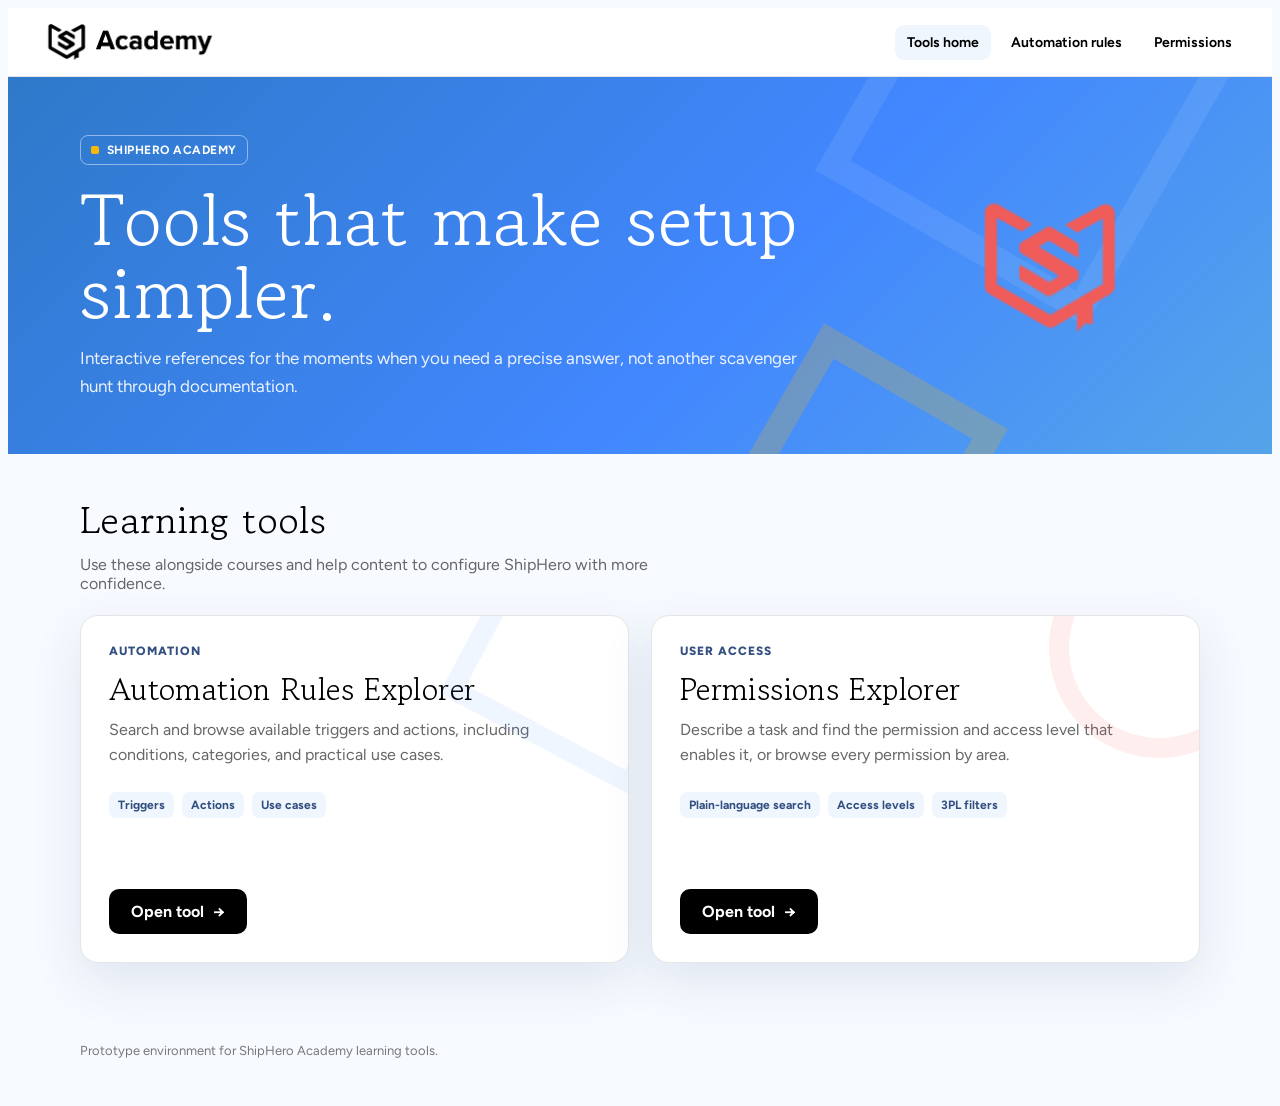
<file: index.html>
<!doctype html>
<html lang="en">
<head>
  <meta charset="utf-8">
  <meta name="viewport" content="width=device-width, initial-scale=1">
  <title>ShipHero Academy Tools</title>
  <link rel="preconnect" href="https://fonts.googleapis.com">
  <link rel="preconnect" href="https://fonts.gstatic.com" crossorigin>
  <link href="https://fonts.googleapis.com/css2?family=Figtree:wght@400;500;600;700;800&family=Gowun+Batang:wght@400;700&display=swap" rel="stylesheet">
  <link rel="stylesheet" href="assets/academy.css">
</head>
<body class="academy-shell">
  <header class="academy-topbar">
    <a class="academy-brand" href="./" aria-label="ShipHero Academy tools home"><img class="academy-brand-logo" src="assets/academy-logo-horizontal-black.png" alt="ShipHero Academy"></a>
    <nav class="academy-nav" aria-label="Learning tools">
      <a aria-current="page" href="./">Tools home</a>
      <a href="tools/automation-rules/">Automation rules</a>
      <a href="tools/permissions/">Permissions</a>
    </nav>
  </header>

  <section class="academy-hero">
    <div class="academy-hero-inner">
      <div>
        <span class="academy-eyebrow"><i></i> ShipHero Academy</span>
        <h1>Tools that make setup simpler.</h1>
        <p>Interactive references for the moments when you need a precise answer, not another scavenger hunt through documentation.</p>
      </div>
      <div><img class="academy-hero-logo" src="assets/academy-logo-icon-red.png" alt="" aria-hidden="true"></div>
    </div>
  </section>

  <main class="academy-main">
    <div class="academy-intro">
      <div>
        <h2>Learning tools</h2>
        <p>Use these alongside courses and help content to configure ShipHero with more confidence.</p>
      </div>
    </div>

    <div class="academy-grid">
      <article class="academy-tool-card">
        <span class="academy-card-kicker">Automation</span>
        <h3>Automation Rules Explorer</h3>
        <p>Search and browse available triggers and actions, including conditions, categories, and practical use cases.</p>
        <div class="academy-card-meta"><span class="academy-chip">Triggers</span><span class="academy-chip">Actions</span><span class="academy-chip">Use cases</span></div>
        <a class="academy-card-action" href="tools/automation-rules/">Open tool <span aria-hidden="true">→</span></a>
      </article>

      <article class="academy-tool-card permissions">
        <span class="academy-card-kicker">User access</span>
        <h3>Permissions Explorer</h3>
        <p>Describe a task and find the permission and access level that enables it, or browse every permission by area.</p>
        <div class="academy-card-meta"><span class="academy-chip">Plain-language search</span><span class="academy-chip">Access levels</span><span class="academy-chip">3PL filters</span></div>
        <a class="academy-card-action" href="tools/permissions/">Open tool <span aria-hidden="true">→</span></a>
      </article>
    </div>
  </main>

  <footer class="academy-footer">Prototype environment for ShipHero Academy learning tools.</footer>
</body>
</html>
</file>
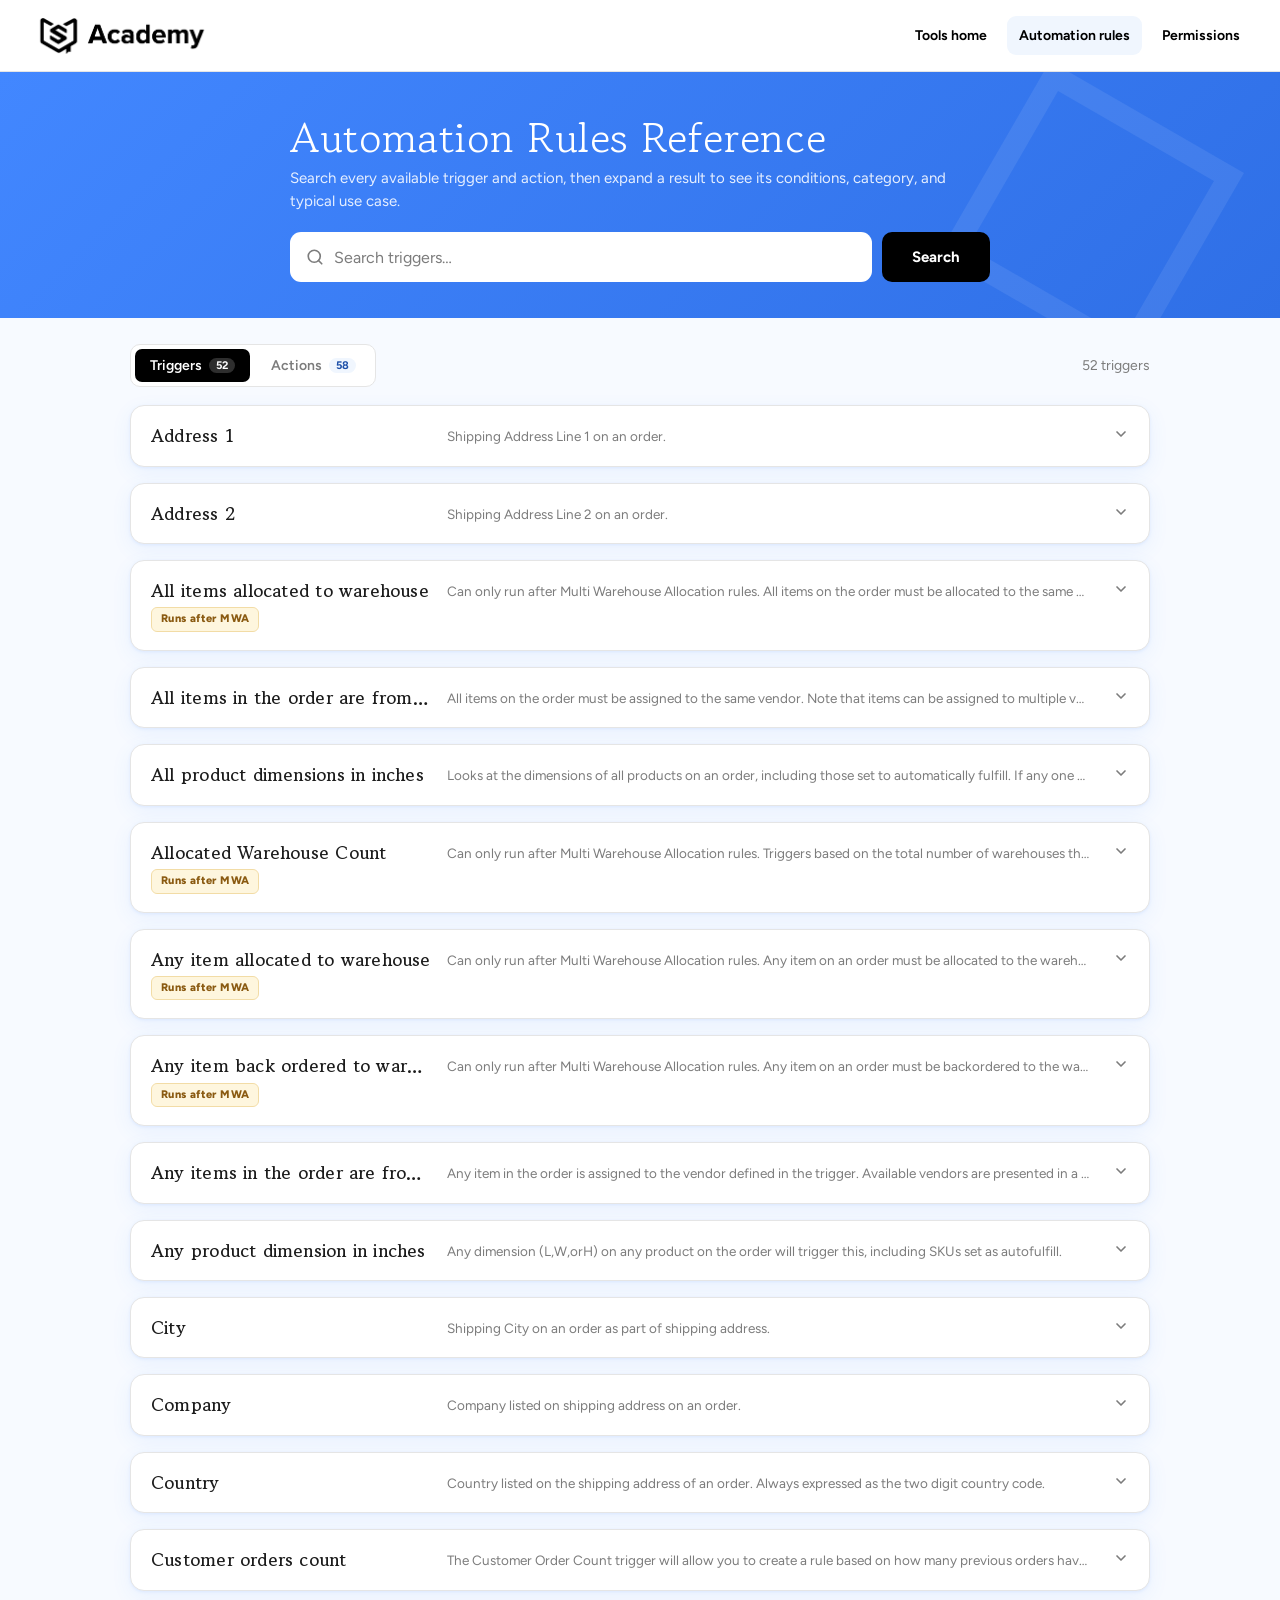
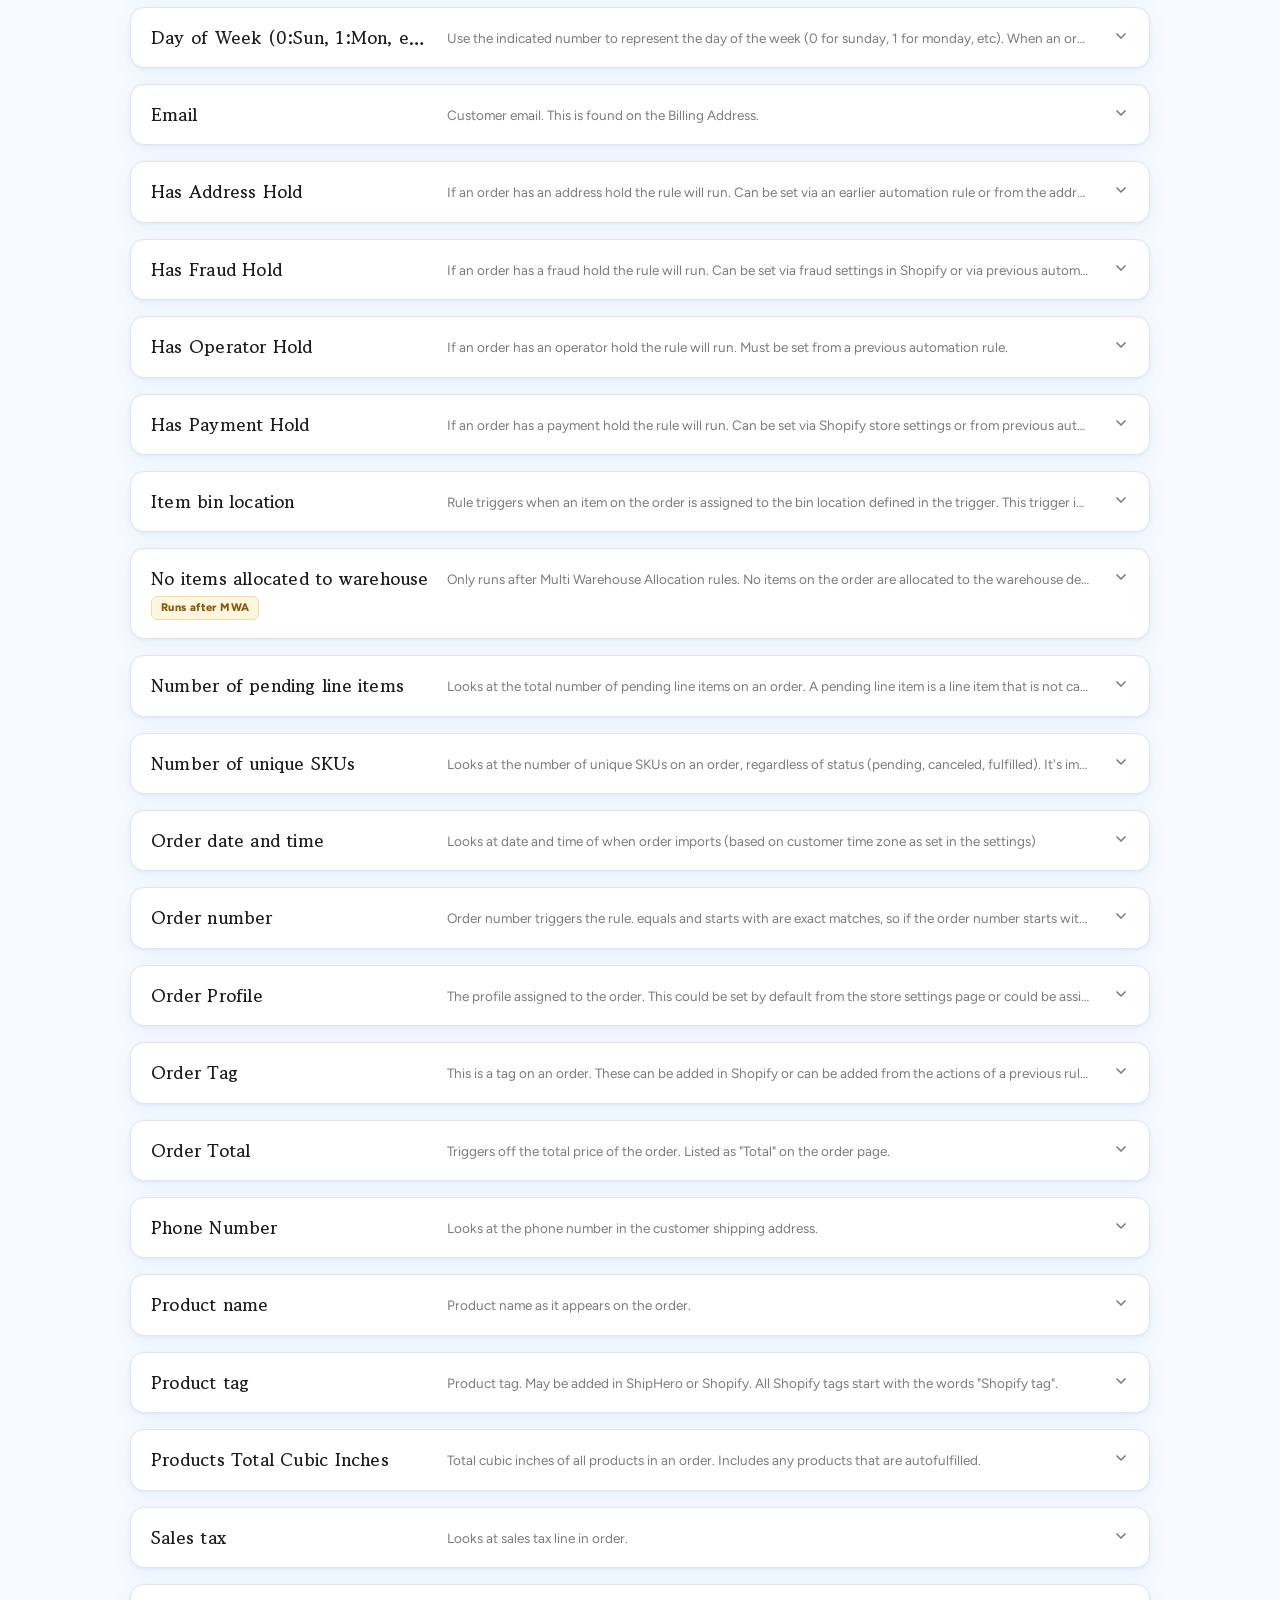
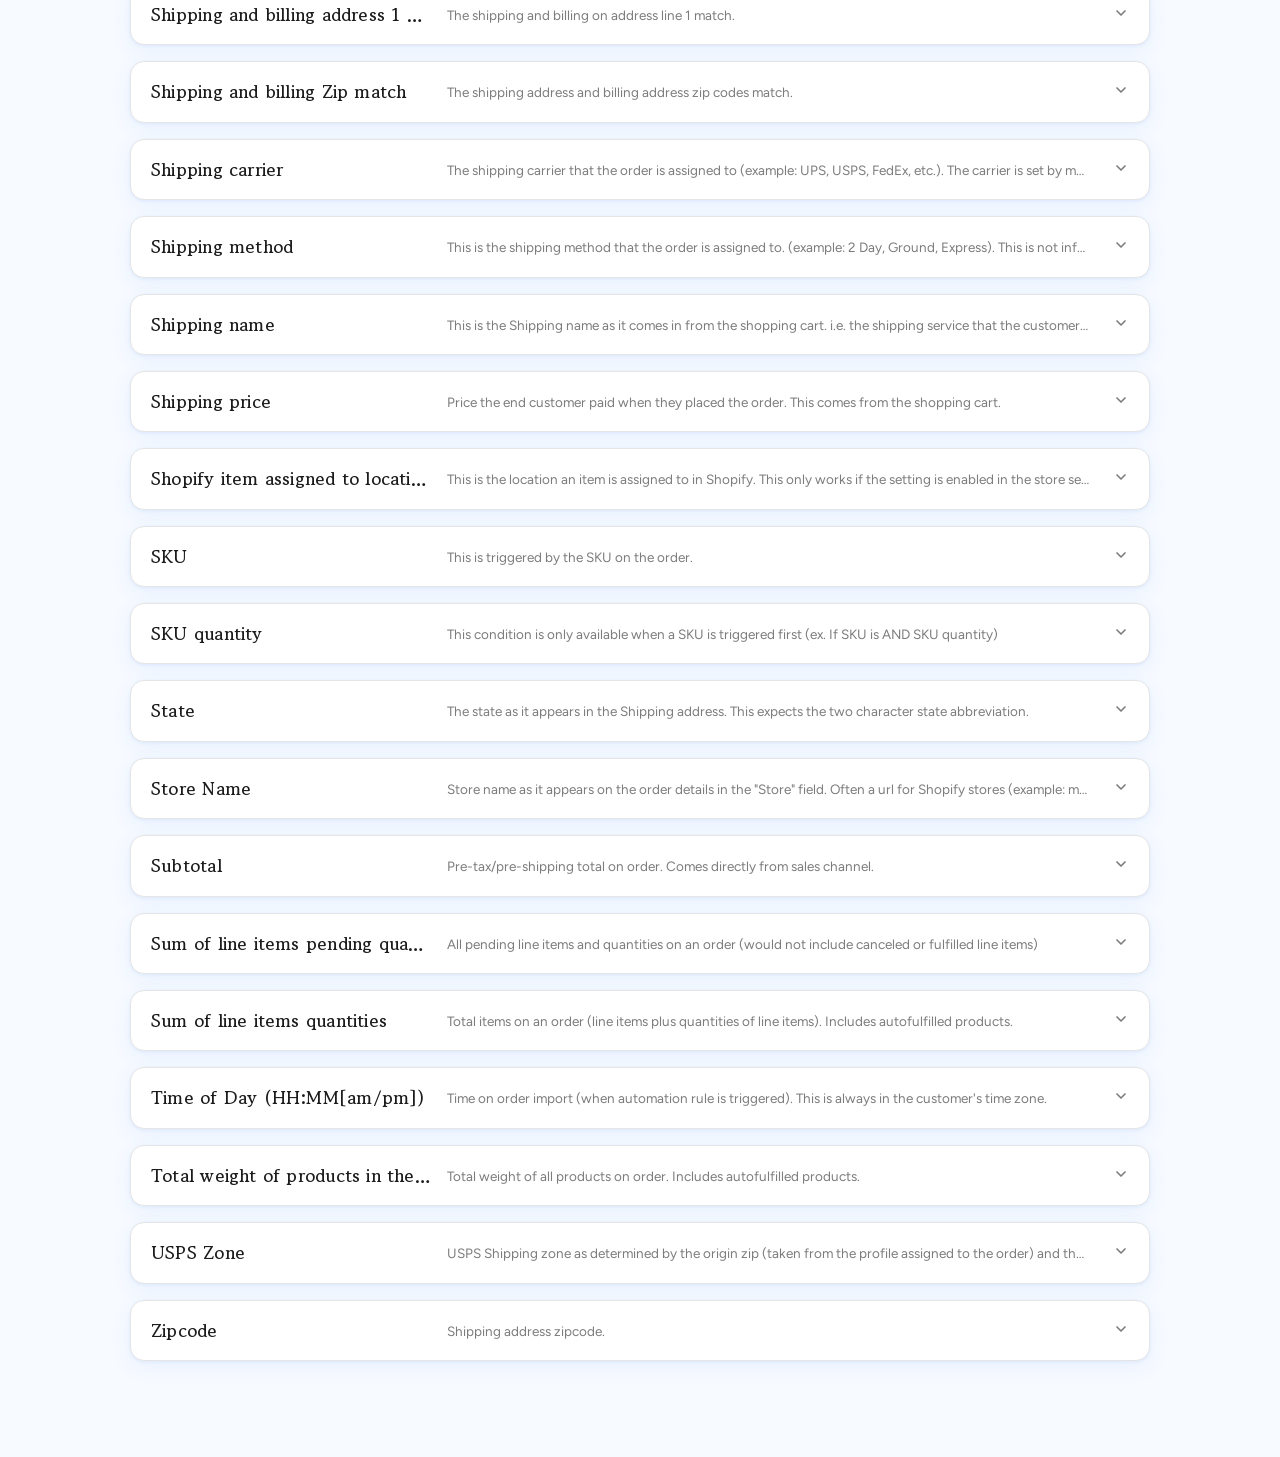
<file: tools/automation-rules/index.html>
<!DOCTYPE html>
<html lang="en">
<head>
<meta charset="UTF-8">
<meta name="viewport" content="width=device-width, initial-scale=1.0">
<title>ShipHero Automation Rules Reference</title>
<link rel="preconnect" href="https://fonts.googleapis.com">
<link rel="preconnect" href="https://fonts.gstatic.com" crossorigin>
<link href="https://fonts.googleapis.com/css2?family=Figtree:wght@400;500;600;700;800&family=Gowun+Batang:wght@400;700&display=swap" rel="stylesheet">
<style>
  :root {
    /* ShipHero brand */
    --red:        #EF5C59;
    --orange:     #F17B3E;
    --yellow:     #F6B808;
    --brown:      #4C1D1D;
    --dark-blue:  #324F80;
    --blue:       #4287FF;
    --light-blue: #F0F6FE;

    --white:      #FFFFFF;
    --bg:         #F9F9F9;
    --border:     #E5E5E5;
    --grey-mid:   #7C7C7C;
    --grey-dark:  #4C4C4C;
    --black:      #000000;

    --success:    #25820C;
    --success-bg: #F0FDF4;

    --radius:     10px;
    --radius-sm:  6px;
  }

  * { box-sizing: border-box; margin: 0; padding: 0; }

  body {
    font-family: 'Figtree', -apple-system, BlinkMacSystemFont, "Segoe UI", sans-serif;
    background: var(--bg);
    color: var(--grey-dark);
    min-height: 100vh;
    -webkit-font-smoothing: antialiased;
  }

  /* ── Header ── */
  header {
    background: var(--dark-blue);
    padding: 20px 40px;
    display: flex;
    align-items: center;
    gap: 16px;
  }
  .logo {
    display: flex;
    align-items: center;
    gap: 10px;
    text-decoration: none;
  }
  .logo-mark {
    width: 36px; height: 36px;
    background: var(--red);
    border-radius: 8px;
    display: flex; align-items: center; justify-content: center;
    flex-shrink: 0;
  }
  .header-text h1 {
    font-size: 1.1rem;
    font-weight: 800;
    color: var(--white);
    letter-spacing: .015em;
  }
  .header-text p {
    font-size: 0.8rem;
    color: rgba(255,255,255,0.6);
    margin-top: 2px;
    font-weight: 400;
  }

  /* ── Tab bar ── */
  .tab-bar {
    background: var(--white);
    border-bottom: 1px solid var(--border);
    padding: 0 40px;
    display: flex;
    align-items: flex-end;
    gap: 4px;
  }
  .tab {
    padding: 14px 18px 13px;
    font-size: 0.88rem;
    font-weight: 600;
    color: var(--grey-mid);
    cursor: pointer;
    border-bottom: 3px solid transparent;
    transition: color .15s, border-color .15s;
    user-select: none;
    white-space: nowrap;
  }
  .tab:hover { color: var(--dark-blue); }
  .tab.active {
    color: var(--dark-blue);
    border-bottom-color: var(--red);
  }
  .count-pill {
    display: inline-flex;
    align-items: center;
    background: var(--light-blue);
    color: var(--dark-blue);
    border-radius: 20px;
    font-size: 0.68rem;
    font-weight: 700;
    padding: 2px 8px;
    margin-left: 6px;
    vertical-align: middle;
  }

  /* ── Controls bar ── */
  .controls {
    padding: 20px 40px 0;
    display: flex;
    gap: 12px;
    flex-wrap: wrap;
    align-items: center;
  }
  .search-wrap {
    position: relative;
    flex: 1;
    min-width: 240px;
    max-width: 440px;
  }
  .search-wrap svg {
    position: absolute; left: 13px; top: 50%;
    transform: translateY(-50%);
    color: var(--grey-mid); pointer-events: none;
  }
  .search-wrap input {
    width: 100%;
    padding: 10px 14px 10px 40px;
    border: 1.5px solid var(--border);
    border-radius: var(--radius);
    font-family: inherit;
    font-size: 0.9rem;
    background: var(--white);
    color: var(--grey-dark);
    outline: none;
    transition: border-color .15s, box-shadow .15s;
  }
  .search-wrap input:focus {
    border-color: var(--blue);
    box-shadow: 0 0 0 3px rgba(66,135,255,.12);
  }
  .search-wrap input::placeholder { color: var(--grey-mid); }
  select {
    padding: 10px 14px;
    border: 1.5px solid var(--border);
    border-radius: var(--radius);
    font-family: inherit;
    font-size: 0.87rem;
    color: var(--grey-dark);
    background: var(--white);
    outline: none;
    cursor: pointer;
    min-width: 180px;
    transition: border-color .15s;
  }
  select:focus {
    border-color: var(--blue);
    box-shadow: 0 0 0 3px rgba(66,135,255,.12);
  }
  .result-count {
    font-size: 0.82rem;
    color: var(--grey-mid);
    margin-left: auto;
    white-space: nowrap;
  }

  /* ── Column labels ── */
  .col-labels {
    display: grid;
    gap: 16px;
    padding: 14px 20px 6px;
    margin: 16px 40px 4px;
    border-bottom: 2px solid var(--border);
  }
  .col-labels.t-cols { grid-template-columns: 250px 1fr 24px; }
  .col-labels.a-cols { grid-template-columns: 250px 1fr 24px; }
  .col-label {
    font-size: 0.67rem;
    font-weight: 700;
    text-transform: uppercase;
    letter-spacing: .08em;
    color: var(--grey-mid);
  }

  /* ── Cards ── */
  .cards {
    padding: 8px 40px 56px;
    display: flex;
    flex-direction: column;
    gap: 1px;
  }

  /* Flush list style — cards share borders */
  .card {
    background: var(--white);
    border-left: 1px solid var(--border);
    border-right: 1px solid var(--border);
    border-bottom: 1px solid var(--border);
    transition: background .1s;
  }
  .cards .card:first-child { border-top: 1px solid var(--border); border-radius: var(--radius) var(--radius) 0 0; }
  .cards .card:last-child  { border-radius: 0 0 var(--radius) var(--radius); }
  .cards .card:only-child  { border-radius: var(--radius); border-top: 1px solid var(--border); }
  .card:hover { background: var(--light-blue); }
  .card.open  { background: var(--white); }

  /* ── Card header row ── */
  .card-header {
    display: grid;
    gap: 16px;
    align-items: start;
    padding: 14px 20px;
    cursor: pointer;
    user-select: none;
  }
  .card-header.t-row { grid-template-columns: 250px 1fr 24px; }
  .card-header.a-row { grid-template-columns: 250px 1fr 24px; }

  .name-cell {
    display: flex; flex-direction: column; gap: 5px; min-width: 0;
  }
  .item-name {
    font-weight: 700;
    font-size: 0.9rem;
    color: var(--black);
    white-space: nowrap;
    overflow: hidden;
    text-overflow: ellipsis;
  }
  .desc-preview {
    font-size: 0.85rem;
    color: var(--grey-mid);
    white-space: nowrap;
    overflow: hidden;
    text-overflow: ellipsis;
    padding-top: 2px;
  }

  /* Chevron */
  .chevron { display: flex; justify-content: flex-end; padding-top: 2px; }
  .chevron svg { transition: transform .2s; color: var(--grey-mid); }
  .card.open .chevron svg { transform: rotate(180deg); color: var(--dark-blue); }

  /* ── Badges ── */
  .badge {
    display: inline-block;
    border-radius: var(--radius-sm);
    font-size: 0.71rem;
    font-weight: 700;
    padding: 3px 9px;
    white-space: nowrap;
    width: fit-content;
    letter-spacing: .01em;
  }
  /* MWA badge — yellow/amber */
  .badge.mw {
    background: #FFF8E1;
    color: #7A5800;
    border: 1px solid #F6B808;
  }
  /* Category badge — subtle teal-green */
  .badge.cat {
    background: var(--success-bg);
    color: var(--success);
    border: 1px solid #BBF0B0;
  }

  /* ── Expanded body ── */
  .card-body {
    display: none;
    padding: 4px 20px 20px;
    border-top: 1px solid var(--border);
    background: var(--white);
  }
  .card.open .card-body { display: block; }

  .field { margin-top: 16px; }
  .field-lbl {
    font-size: 0.67rem;
    font-weight: 700;
    text-transform: uppercase;
    letter-spacing: .08em;
    color: var(--grey-mid);
    margin-bottom: 6px;
  }
  .field-val {
    font-size: 0.88rem;
    line-height: 1.7;
    color: var(--grey-dark);
  }
  .badge-row { display: flex; flex-wrap: wrap; gap: 6px; margin-top: 4px; }

  /* ── Empty state ── */
  .empty {
    text-align: center;
    padding: 64px 20px;
    color: var(--grey-mid);
    background: var(--white);
    border: 1px solid var(--border);
    border-radius: var(--radius);
    margin: 8px 40px;
  }
  .empty svg { margin: 0 auto 14px; display: block; opacity: .25; }
  .empty p { font-size: 0.95rem; }

  mark {
    background: #FFF176;
    border-radius: 2px;
    padding: 0 2px;
    color: inherit;
  }

  @media (max-width: 700px) {
    header { padding: 16px 20px; }
    .tab-bar { padding: 0 20px; }
    .controls, .cards { padding-left: 20px; padding-right: 20px; }
    .col-labels { margin-left: 20px; margin-right: 20px; display: none; }
    .card-header.t-row,
    .card-header.a-row { grid-template-columns: 1fr 24px; }
    .desc-preview { display: none; }
    select { min-width: 0; width: 100%; }
    .result-count { margin-left: 0; }
  }
</style>
<link rel="stylesheet" href="../../assets/academy.css">
<link rel="stylesheet" href="../../assets/automation-rules.css">
</head>
<body class="tool-page academy-shell" data-tool="automation-rules">
<header class="academy-topbar academy-shell">
  <a class="academy-brand" href="../../" aria-label="ShipHero Academy tools home"><img class="academy-brand-logo" src="../../assets/academy-logo-horizontal-black.png" alt="ShipHero Academy"></a>
  <nav class="academy-nav" aria-label="Learning tools">
    <a href="../../">Tools home</a>
    <a href="../automation-rules/" aria-current="page">Automation rules</a>
    <a href="../permissions/">Permissions</a>
  </nav>
</header>


<header class="automation-hero">
  <div class="automation-wrap">
    <h1>Automation Rules Reference</h1>
    <p>Search every available trigger and action, then expand a result to see its conditions, category, and typical use case.</p>
    <div class="automation-search">
      <div class="search-wrap">
        <svg width="18" height="18" viewBox="0 0 24 24" fill="none" stroke="currentColor" stroke-width="2.2" stroke-linecap="round" stroke-linejoin="round" aria-hidden="true">
          <circle cx="11" cy="11" r="8"/><path d="m21 21-4.35-4.35"/>
        </svg>
        <input type="text" id="search" placeholder="Search triggers…" oninput="render()" autocomplete="off" aria-label="Search automation rules">
      </div>
      <button type="button" onclick="render()">Search</button>
    </div>
  </div>
</header>

<main class="automation-main">
  <div class="automation-toolbar">
    <div class="tab-bar" role="tablist" aria-label="Automation rule type">
      <button type="button" class="tab active" onclick="switchTab('triggers')" id="tab-triggers" role="tab" aria-selected="true">
        Triggers <span class="count-pill" id="cnt-triggers">52</span>
      </button>
      <button type="button" class="tab" onclick="switchTab('actions')" id="tab-actions" role="tab" aria-selected="false">
        Actions <span class="count-pill" id="cnt-actions">58</span>
      </button>
    </div>

    <div class="controls">
      <select id="cat-filter" onchange="render()" style="display:none" aria-label="Filter actions by category">
        <option value="">All categories</option>
        <option value="Edit Order Info">Edit Order Info</option><option value="External Integrations">External Integrations</option><option value="Internal Notes">Internal Notes</option><option value="International Orders">International Orders</option><option value="Line Items">Line Items</option><option value="Order Allocation">Order Allocation</option><option value="Order Holds">Order Holds</option><option value="Order Processing">Order Processing</option><option value="Return Options">Return Options</option><option value="Shipping Options">Shipping Options</option>
      </select>
      <span class="result-count" id="result-count" aria-live="polite"></span>
    </div>
  </div>

  <div class="col-labels t-cols" id="col-lbl-t">
    <span class="col-label">Trigger</span><span class="col-label">Description</span><span></span>
  </div>
  <div class="col-labels a-cols" id="col-lbl-a" style="display:none">
    <span class="col-label">Action</span><span class="col-label">Description</span><span></span>
  </div>

  <div class="cards" id="cards"></div>
</main>

<script>
const TRIGGERS = [{"name": "Address 1", "description": "Shipping Address Line 1 on an order.", "conditions": "Equals, not equals, contains, starts with, ends with, greater than, greater than or equal to, less than, less than or equal to, in list, not in list, in list contains, not in list contains, does not contain, not ends with, in list starts with, not in list starts with, in list ends with, not in list ends with, not starts with.", "multiWarehouse": "No"}, {"name": "Address 2", "description": "Shipping Address Line 2 on an order.", "conditions": "Equals, not equals, contains, starts with, ends with, greater than, greater than or equal to, less than, less than or equal to, in list, not in list, in list contains, not in list contains, does not contain, not ends with, in list starts with, not in list starts with, in list ends with, not in list ends with, not starts with.", "multiWarehouse": "No"}, {"name": "All items allocated to warehouse", "description": "Can only run after Multi Warehouse Allocation rules. All items on the order must be allocated to the same warehouse. If items are backordered and \"Allow Partial\" is not enabled, then this rule cannot run. Available warehouses are presented in a list for the end user to select.", "conditions": "Equals, not equals, in list, not in list.", "multiWarehouse": "Yes"}, {"name": "All items in the order are from vendor", "description": "All items on the order must be assigned to the same vendor. Note that items can be assigned to multiple vendors in ShipHero, that is okay. The original intent of this rule was for dropshipping purposes, but another common use case for it is when there is a specific group of SKUs that must trigger a rule. For a Non Multi warehouse account, this is the only way to trigger on ALL items matching a condition. (most other rules run when any item matches a condition). Available vendors are presented in a list and the end user selects the vendor from the list.", "conditions": "Equals, not equals.", "multiWarehouse": "No"}, {"name": "All product dimensions in inches", "description": "Looks at the dimensions of all products on an order, including those set to automatically fulfill. If any one dimension on any product on an order (L,W,or H) does not fit the trigger, the rule will not run.", "conditions": "Equals, not equals, greater than, greater than or equal to, less than, less than or equal to, in list, not in list.", "multiWarehouse": "No"}, {"name": "Allocated Warehouse Count", "description": "Can only run after Multi Warehouse Allocation rules. Triggers based on the total number of warehouses that have at least one item allocated on this order. Use this to apply different logic when an order is split across multiple warehouses (e.g., special processing when allocation spans 2 or more warehouses).", "conditions": "Equals, not equals, greater than, greater than or equal to, less than, less than or equal to, in list, not in list.", "multiWarehouse": "Yes"}, {"name": "Any item allocated to warehouse", "description": "Can only run after Multi Warehouse Allocation rules. Any item on an order must be allocated to the warehouse defined in the trigger. Warehouse is selected in prefilled dropdown by the end user.", "conditions": "Equals, not equals, in list, not in list.", "multiWarehouse": "Yes"}, {"name": "Any item back ordered to warehouse", "description": "Can only run after Multi Warehouse Allocation rules. Any item on an order must be backordered to the warehouse defined in the trigger. Warehouse is selected in prefilled dropdown by the end user.", "conditions": "Equals, not equals, in list, not in list.", "multiWarehouse": "Yes"}, {"name": "Any items in the order are from vendor", "description": "Any item in the order is assigned to the vendor defined in the trigger. Available vendors are presented in a list and the end user selects the vendor from the list.", "conditions": "Equals, not equals.", "multiWarehouse": "No"}, {"name": "Any product dimension in inches", "description": "Any dimension (L,W,orH) on any product on the order will trigger this, including SKUs set as autofulfill.", "conditions": "Equals, not equals, greater than, greater than or equal to, less than, less than or equal to, in list, not in list.", "multiWarehouse": "No"}, {"name": "City", "description": "Shipping City on an order as part of shipping address.", "conditions": "Equals, not equals, contains, starts with, ends with, greater than, greater than or equal to, less than, less than or equal to, in list, not in list, in list contains, not in list contains, does not contain, not ends with, in list starts with, not in list starts with, in list ends with, not in list ends with, not starts with.", "multiWarehouse": "No"}, {"name": "Company", "description": "Company listed on shipping address on an order.", "conditions": "Equals, not equals, contains, starts with, ends with, greater than, greater than or equal to, less than, less than or equal to, in list, not in list, in list contains, not in list contains, does not contain, not ends with, in list starts with, not in list starts with, in list ends with, not in list ends with, not starts with.", "multiWarehouse": "No"}, {"name": "Country", "description": "Country listed on the shipping address of an order. Always expressed as the two digit country code.", "conditions": "Equals, not equals, contains, starts with, ends with, greater than, greater than or equal to, less than, less than or equal to, in list, not in list, in list contains, not in list contains, does not contain, not ends with, in list starts with, not in list starts with, in list ends with, not in list ends with, not starts with.", "multiWarehouse": "No"}, {"name": "Customer orders count", "description": "The Customer Order Count trigger will allow you to create a rule based on how many previous orders have been placed by a customer. This number originates from Shopify store data and will not work the same in other store platforms. Automation rules run when the order is generated. Orders generated before the creation of an automation rule will not be affected retroactively.", "conditions": "Equals, not equals, greater than, greater than or equal to, less than, less than or equal to, in list, not in list.", "multiWarehouse": "No"}, {"name": "Day of Week (0:Sun, 1:Mon, etc.)", "description": "Use the indicated number to represent the day of the week (0 for sunday, 1 for monday, etc). When an order imports on that day of the week the rule will run.", "conditions": "Equals, not equals, contains, starts with, ends with, greater than, greater than or equal to, less than, less than or equal to, in list, not in list, in list contains, not in list contains, does not contain, not ends with, in list starts with, not in list starts with, in list ends with, not in list ends with, not starts with.", "multiWarehouse": "No"}, {"name": "Email", "description": "Customer email. This is found on the Billing Address.", "conditions": "Equals, not equals, contains, starts with, ends with, greater than, greater than or equal to, less than, less than or equal to, in list, not in list, in list contains, not in list contains, does not contain, not ends with, in list starts with, not in list starts with, in list ends with, not in list ends with, not starts with.", "multiWarehouse": "No"}, {"name": "Has Address Hold", "description": "If an order has an address hold the rule will run. Can be set via an earlier automation rule or from the address validator.", "conditions": "Yes, no.", "multiWarehouse": ""}, {"name": "Has Fraud Hold", "description": "If an order has a fraud hold the rule will run. Can be set via fraud settings in Shopify or via previous automation rule.", "conditions": "Yes, no.", "multiWarehouse": ""}, {"name": "Has Operator Hold", "description": "If an order has an operator hold the rule will run. Must be set from a previous automation rule.", "conditions": "Yes, no.", "multiWarehouse": ""}, {"name": "Has Payment Hold", "description": "If an order has a payment hold the rule will run. Can be set via Shopify store settings or from previous automation.", "conditions": "Yes, no.", "multiWarehouse": ""}, {"name": "Item bin location", "description": "Rule triggers when an item on the order is assigned to the bin location defined in the trigger. This trigger is unreliable and not recommended to be used unless inventory is only ever assigned to one location in the warehouse, however, due to the dynamic nature of slotting and the amount of manual work required to keep location assignments restricted to one bin, this rule is very limited in what it can accomplish.", "conditions": "Equals, not equals, contains, starts with, ends with, greater than, greater than or equal to, less than, less than or equal to, in list, not in list, in list contains, not in list contains, does not contain, not ends with, in list starts with, not in list starts with, in list ends with, not in list ends with, not starts with.", "multiWarehouse": "No"}, {"name": "No items allocated to warehouse", "description": "Only runs after Multi Warehouse Allocation rules. No items on the order are allocated to the warehouse defined in the trigger.", "conditions": "Equals, not equals, in list, not in list.", "multiWarehouse": "Yes"}, {"name": "Number of pending line items", "description": "Looks at the total number of pending line items on an order. A pending line item is a line item that is not canceled or fulfilled. This does not look at the sum of the line item quantities, just the number of open lines total.", "conditions": "Equals, not equals, greater than, greater than or equal to, less than, less than or equal to, in list, not in list.", "multiWarehouse": "No"}, {"name": "Number of unique SKUs", "description": "Looks at the number of unique SKUs on an order, regardless of status (pending, canceled, fulfilled). It's important to note that with some integrations the same SKU can be present on multiple lines, which is another way to differentiate this rule from pending line items.", "conditions": "Equals, not equals, greater than, greater than or equal to, less than, less than or equal to, in list, not in list.", "multiWarehouse": "No"}, {"name": "Order date and time", "description": "Looks at date and time of when order imports (based on customer time zone as set in the settings)", "conditions": "Equals, not equals, greater than, greater than or equal to, less than, less than or equal to, in list, not in list.", "multiWarehouse": "No"}, {"name": "Order number", "description": "Order number triggers the rule. equals and starts with are exact matches, so if the order number starts with a hash (#) that must be included in the \"starts with\" field. Requires a minimum of two characters.", "conditions": "Equals, not equals, contains, starts with, ends with, greater than, greater than or equal to, less than, less than or equal to, in list, not in list, in list contains, not in list contains, does not contain, not ends with, in list starts with, not in list starts with, in list ends with, not in list ends with, not starts with.", "multiWarehouse": "No"}, {"name": "Order Profile", "description": "The profile assigned to the order. This could be set by default from the store settings page or could be assigned from an earlier automation rule.", "conditions": "Equals, not equals, contains, starts with, ends with, greater than, greater than or equal to, less than, less than or equal to, in list, not in list, in list contains, not in list contains, does not contain, not ends with, in list starts with, not in list starts with, in list ends with, not in list ends with, not starts with.", "multiWarehouse": "No"}, {"name": "Order Tag", "description": "This is a tag on an order. These can be added in Shopify or can be added from the actions of a previous rule. Tags importing from Shopify will always start with the words \"Shopify tag\".", "conditions": "Equals, not equals, contains, starts with, ends with, greater than, greater than or equal to, less than, less than or equal to, in list, not in list, in list contains, not in list contains, does not contain, not ends with, in list starts with, not in list starts with, in list ends with, not in list ends with, not starts with.", "multiWarehouse": "No"}, {"name": "Order Total", "description": "Triggers off the total price of the order. Listed as \"Total\" on the order page.", "conditions": "Equals, not equals, greater than, greater than or equal to, less than, less than or equal to, in list, not in list.", "multiWarehouse": "No"}, {"name": "Phone Number", "description": "Looks at the phone number in the customer shipping address.", "conditions": "Equals, not equals, contains, starts with, ends with, greater than, greater than or equal to, less than, less than or equal to, in list, not in list, in list contains, not in list contains, does not contain, not ends with, in list starts with, not in list starts with, in list ends with, not in list ends with, not starts with.", "multiWarehouse": "No"}, {"name": "Product name", "description": "Product name as it appears on the order.", "conditions": "Equals, not equals, contains, starts with, ends with, greater than, greater than or equal to, less than, less than or equal to, in list, not in list, in list contains, not in list contains, does not contain, not ends with, in list starts with, not in list starts with, in list ends with, not in list ends with, not starts with.", "multiWarehouse": "No"}, {"name": "Product tag", "description": "Product tag. May be added in ShipHero or Shopify. All Shopify tags start with the words \"Shopify tag\".", "conditions": "Equals, not equals, contains, starts with, ends with, greater than, greater than or equal to, less than, less than or equal to, in list, not in list, in list contains, not in list contains, does not contain, not ends with, in list starts with, not in list starts with, in list ends with, not in list ends with, not starts with.", "multiWarehouse": "No"}, {"name": "Products Total Cubic Inches", "description": "Total cubic inches of all products in an order. Includes any products that are autofulfilled.", "conditions": "Equals, not equals, greater than, greater than or equal to, less than, less than or equal to, in list, not in list.", "multiWarehouse": "No"}, {"name": "Sales tax", "description": "Looks at sales tax line in order.", "conditions": "Equals, not equals, greater than, greater than or equal to, less than, less than or equal to, in list, not in list.", "multiWarehouse": "No"}, {"name": "Shipping and billing address 1 match", "description": "The shipping and billing on address line 1 match.", "conditions": "Yes, no.", "multiWarehouse": "No"}, {"name": "Shipping and billing Zip match", "description": "The shipping address and billing address zip codes match.", "conditions": "Yes, no.", "multiWarehouse": "No"}, {"name": "Shipping carrier", "description": "The shipping carrier that the order is assigned to (example: UPS, USPS, FedEx, etc.). The carrier is set by mapping shipping methods, this is not information that is pulled from the shopping cart and should not be confused with shipping method or shipping name.", "conditions": "Equals, not equals, contains, starts with, ends with, greater than, greater than or equal to, less than, less than or equal to, in list, not in list, in list contains, not in list contains, does not contain, not ends with, in list starts with, not in list starts with, in list ends with, not in list ends with, not starts with.", "multiWarehouse": "No"}, {"name": "Shipping method", "description": "This is the shipping method that the order is assigned to. (example: 2 Day, Ground, Express). This is not information pulled from the shopping cart, rather it is set by carrier mapping and should not be confused with Shipping Carrier or Shipping Name.", "conditions": "Equals, not equals, contains, starts with, ends with, greater than, greater than or equal to, less than, less than or equal to, in list, not in list, in list contains, not in list contains, does not contain, not ends with, in list starts with, not in list starts with, in list ends with, not in list ends with, not starts with.", "multiWarehouse": "No"}, {"name": "Shipping name", "description": "This is the Shipping name as it comes in from the shopping cart. i.e. the shipping service that the customer selects at checkout (example: Free Shipping, Economy, International Economy)", "conditions": "Equals, not equals, contains, starts with, ends with, greater than, greater than or equal to, less than, less than or equal to, in list, not in list, in list contains, not in list contains, does not contain, not ends with, in list starts with, not in list starts with, in list ends with, not in list ends with, not starts with.", "multiWarehouse": "No"}, {"name": "Shipping price", "description": "Price the end customer paid when they placed the order. This comes from the shopping cart.", "conditions": "Equals, not equals, greater than, greater than or equal to, less than, less than or equal to, in list, not in list.", "multiWarehouse": "No"}, {"name": "Shopify item assigned to location", "description": "This is the location an item is assigned to in Shopify. This only works if the setting is enabled in the store settings page \"Save Item Fulfillment Location When Importing Orders\" Location options are selected from a dropdown.", "conditions": "Equals, not equals, in list, not in list.", "multiWarehouse": "No"}, {"name": "SKU", "description": "This is triggered by the SKU on the order.", "conditions": "Equals, not equals, contains, starts with, ends with, greater than, greater than or equal to, less than, less than or equal to, in list, not in list, in list contains, not in list contains, does not contain, not ends with, in list starts with, not in list starts with, in list ends with, not in list ends with, not starts with.", "multiWarehouse": "No"}, {"name": "SKU quantity", "description": "This condition is only available when a SKU is triggered first (ex. If SKU is AND SKU quantity)", "conditions": "Equals, not equals, greater than, greater than or equal to, less than, less than or equal to, in list, not in list.", "multiWarehouse": ""}, {"name": "State", "description": "The state as it appears in the Shipping address. This expects the two character state abbreviation.", "conditions": "Equals, not equals, contains, starts with, ends with, greater than, greater than or equal to, less than, less than or equal to, in list, not in list, in list contains, not in list contains, does not contain, not ends with, in list starts with, not in list starts with, in list ends with, not in list ends with, not starts with.", "multiWarehouse": "No"}, {"name": "Store Name", "description": "Store name as it appears on the order details in the \"Store\" field. Often a url for Shopify stores (example: my-store.myshopify.com). It's important to validate how it appears before using this trigger. This field is dynamic in manual order uploads and API created orders and is an excellent trigger to use when order uploads are a large part of your business.", "conditions": "Equals, not equals, contains, starts with, ends with, greater than, greater than or equal to, less than, less than or equal to, in list, not in list, in list contains, not in list contains, does not contain, not ends with, in list starts with, not in list starts with, in list ends with, not in list ends with, not starts with.", "multiWarehouse": "No"}, {"name": "Subtotal", "description": "Pre-tax/pre-shipping total on order. Comes directly from sales channel.", "conditions": "Equals, not equals, greater than, greater than or equal to, less than, less than or equal to, in list, not in list.", "multiWarehouse": "No"}, {"name": "Sum of line items pending quantities", "description": "All pending line items and quantities on an order (would not include canceled or fulfilled line items)", "conditions": "Equals, not equals, greater than, greater than or equal to, less than, less than or equal to, in list, not in list.", "multiWarehouse": ""}, {"name": "Sum of line items quantities", "description": "Total items on an order (line items plus quantities of line items). Includes autofulfilled products.", "conditions": "Equals, not equals, greater than, greater than or equal to, less than, less than or equal to, in list, not in list.", "multiWarehouse": "No"}, {"name": "Time of Day (HH:MM[am/pm])", "description": "Time on order import (when automation rule is triggered). This is always in the customer's time zone.", "conditions": "Greater than, greater than or equal to, less than, less than or equal to.", "multiWarehouse": "No"}, {"name": "Total weight of products in the order in ounces (oz)", "description": "Total weight of all products on order. Includes autofulfilled products.", "conditions": "Equals, not equals, greater than, greater than or equal to, less than, less than or equal to, in list, not in list.", "multiWarehouse": "No"}, {"name": "USPS Zone", "description": "USPS Shipping zone as determined by the origin zip (taken from the profile assigned to the order) and the destination zip. If you are using automation rules to set the profile, it's important to do so before this rule.", "conditions": "Equals, not equals, greater than, greater than or equal to, less than, less than or equal to, in list, not in list.", "multiWarehouse": ""}, {"name": "Zipcode", "description": "Shipping address zipcode.", "conditions": "Equals, not equals, contains, starts with, ends with, greater than, greater than or equal to, less than, less than or equal to, in list, not in list, in list contains, not in list contains, does not contain, not ends with, in list starts with, not in list starts with, in list ends with, not in list ends with, not starts with.", "multiWarehouse": "No"}];
const ACTIONS  = [{"name": "Add a SKU", "description": "Adds a new SKU to the order. This SKU will not be attached to the shopping cart.", "useCase": "Mostly used to add promotional or free items to orders.", "category": "Line Items"}, {"name": "Add Gift Note", "description": "Adds a note in the Gift Note field in ShipHero. Gift notes print on the packing slips and also hide the price and billing address on an invoice. Note: ShipHero uses the words packing slip and invoice interchangeably. We call it a packing slip when it's designated as a gift invoice (no prices, no billing address, may or may not have a gift note)", "useCase": "Used when a gift message is required or offered at checkout.", "category": "Internal Notes"}, {"name": "Add Order History", "description": "Adds a note to the order history on the order logs.", "useCase": "Good for audit trails and logging actions taken on different platforms like Shopify.", "category": "Internal Notes"}, {"name": "Add Warehouse Note", "description": "Adds a note to the Warehouse Note section on an order. This message will also appear to the packer when they open the order on the packing station app.", "useCase": "Used when additional instructions are needed for a packer, such as wrap as fragile, or if there are specific packing instructions.", "category": "Internal Notes"}, {"name": "Add X units of a SKU", "description": "Adds multiple quantities of a single SKU.", "useCase": "If you ever need to add more than a single unit of a SKU that is not a line item in the ecomm store.", "category": "Line Items"}, {"name": "Add X units of a SKU for every Y units ordered", "description": "Adds a certain amount of a SKU when the SKU that triggered the rule is ordered.", "useCase": "If a merchant has an insert that is unit based this rule works the best. For example: For each pair of sunglasses ordered, I want to add a sunglass case.", "category": "Line Items"}, {"name": "Apply discount to Customs Value", "description": "If the order is discounted for the customer at time of checkout, that discount is applied to the customs invoice.", "useCase": "Applies any discounts made to the order from checkout (like coupon codes, etc.) to the customs value on customs invoices.", "category": "International Orders"}, {"name": "Auto-print shipping labels", "description": "This automatically prints the shipping label once all items in an order have been packed.", "useCase": "When a box is preset this action is used to start the action of rate shopping and label generation as soon as all items on an order have been packed (scanned). This removes a button click from the packer and speeds up the whole process by a few seconds.", "category": "Order Processing"}, {"name": "Call URL", "description": "When an automation rule is triggered, the system automatically sends an HTTP POST notification to the URL you've registered. The notification includes: Account ID, Account UUID, Order ID, Shop name, Order number, Partner Order ID, and a custom message you define in the rule.", "useCase": "Connects ShipHero automation rules to external systems and workflows. Examples: trigger a Zapier or Make.com webhook, notify an ERP when a high-value order comes in, alert a custom WMS when orders meet specific criteria, or pass order data to any platform that accepts HTTP POST. Essentially the integration layer between ShipHero and your broader tech stack.", "category": "External Integrations"}, {"name": "Cancel items", "description": "Cancels the line items that trigger the rule. Canceling lines does not affect the shopping cart.", "useCase": "Used to handle items on an order that are fulfilled outside of ShipHero.", "category": "Line Items"}, {"name": "Cancel the entire order but don't cancel on platform", "description": "Cancels the entire order in ShipHero but will not cancel the order in the shopping cart/sales channel.", "useCase": "Used to handle cases where an entire order is going to be fulfilled by someone else outside of ShipHero.", "category": "Line Items"}, {"name": "Change SKU", "description": "Changes the SKU on the order. Orders are updated by line item ID, so even if the SKU on the order is changed via this rule, the store will still be updated when this line is fulfilled.", "useCase": "This one gets complicated. Typical use case is to swap out an eaches SKU with a cases SKU when it makes sense to pick an entire case using multi item or single item batch. For this use case it must be used in conjunction with the rule to remove x amount of units for every y unit ordered.", "category": "Line Items"}, {"name": "Create dropship for vendor (only items in the order)", "description": "Any items assigned to vendor triggering the rule will be flagged as dropship only.", "useCase": "Used when items assigned to a specific vendor should be fulfilled directly by that vendor (dropshipped) rather than shipped from your warehouse. Used for dropship-only products or vendor-managed inventory arrangements.", "category": "Order Processing"}, {"name": "Delete all instances of a SKU", "description": "Deletes all instances of the SKU that triggered the action.", "useCase": "", "category": "Line Items"}, {"name": "Delete one unit of a SKU", "description": "Deletes one unit of the SKU that triggered the rule.", "useCase": "Reduces the triggered SKU's quantity by one unit. Often paired with 'Change SKU' rules in a case-pack conversion workflow: delete one each-unit, then add the corresponding case-pack SKU.", "category": "Line Items"}, {"name": "Disable shipment notification", "description": "Disables the shipment notification when an order ships in ShipHero. Line items will not be updated to fulfilled in Shopify and email notification is not sent to customer.", "useCase": "If the customer wants an action to happen in the shopping cart other than the shipment notification email they typically disable the notification from ShipHero and update it manually in the store. Most common use case for this is for buy online pickup in store purchases in order to properly notify the customer when the order is ready for pick up.", "category": "Internal Notes"}, {"name": "Do not print the invoice", "description": "Will not print the invoice/packing slip for the order. (Button will still appear but nothing will print)", "useCase": "If there are only specific orders that the packing slip needs to be disabled for then this rule is used. If it's all orders then the change can be made at the packing station to only print shipping labels.", "category": "Order Processing"}, {"name": "Lock items to warehouse", "description": "Used in conjunction with Multi Warehouse accounts or with Multi Warehouse Allocation rules. This locks specific products on an order to a specific warehouse. If also a Multi Warehouse Allocation account (Most brands and all 3PLs), then a corresponding MWA rule is required for ShipHero to honor the automation rule assignment.", "useCase": "Best use is for fulfilling items from warehouses based on the location assigned to the item in Shopify (helps us honor Shopify order routing instead of ShipHero)", "category": "Order Allocation"}, {"name": "Remove X units of a SKU for every Y unit ordered", "description": "Removes a certain quantity of the SKU in the actions for every SKU that triggered the rule is ordered.", "useCase": "Typically used in conjunction with the SKU change rule to replace eaches with cases.", "category": "Line Items"}, {"name": "Send email", "description": "Sends an email message to the address indicated in the action (this is static)", "useCase": "Notifies a member of the team that some action needs to be taken.", "category": "Internal Notes"}, {"name": "Set a custom status", "description": "Sets a custom status on the order. A custom status is always an unfulfilled status. It is used for separating orders for different workflows.", "useCase": "Targeting express or priority orders, separating large orders from regular orders so totes don't overflow. Any other time you want to separate orders from the rest of the pack.", "category": "Order Processing"}, {"name": "Set address hold", "description": "Puts an order on hold. Hold type is address hold.", "useCase": "If there is a known address that gets updated incorrectly via address validation you can use this to put it on hold anyways. A good example is in Shopify Puerto Rico is flagged as being in the United States, but UPS considers it (in its system) its own country. As a result, all shipments to Puerto Rico coming in from Shopify that are mapped to UPS will product an invalid label error at the packing station.", "category": "Order Holds"}, {"name": "Set adult signature required", "description": "This is tied to the carrier label. Carrier selected must support adult signature (+21)", "useCase": "Eliminates the need for the packer to do this or for the CS team to remember to do this.", "category": "Shipping Options"}, {"name": "Set alcohol tag", "description": "Tells the carrier the order contains alcohol. Usually this requires adult signature and may trigger other carrier shipping processes.", "useCase": "Eliminates the need for the packer to do this or for the CS team to remember to do this.", "category": "Shipping Options"}, {"name": "Set allocation priority", "description": "Allocation priority is default of no other priority is set. Allocation priority low allows a higher priority allocation to take inventory from that order. Allocation priority High will take inventory from a Low priority order. Default allocation allocates inventory by order date. Inventory remains allocated to backordered orders and orders on hold.", "useCase": "If a large order is on backorder but partially allocated you can use this to steal inventory from it and put it on another order so it can ship.", "category": "Order Allocation"}, {"name": "Set allow partial", "description": "Allows the order to ship even if it's partially allocated (unless the SKUs on the order are kits)", "useCase": "Item on backorder for an extended period of time but you want to ship the available inventory now.", "category": "Order Processing"}, {"name": "Set auto-generate RMA", "description": "Automatically creates an RMA (Return Merchandise Authorization) aka return order in ShipHero.", "useCase": "Typically for companies that offer free returns and have a return rate of 30% or more. Takes the pain off of customer and customer service.", "category": "Return Options"}, {"name": "Set auto print return label", "description": "Automatically prints a return shipping label using the carrier that is configured under My Account > Settings > Returns settings.", "useCase": "Typically for companies that offer free returns and have a return rate of 30% or more. Takes the pain off of customer and customer service. Any company's offering a try before you buy or trial period.", "category": "Return Options"}, {"name": "Set box to use", "description": "Sets the shipping box to use. Box must be set to active under Shipping > Boxes.", "useCase": "Eliminates the need for the packer to guess the size of the box, speeding up the packing process and reducing shipping errors as well as reducing high shipping costs incurred by using too big of boxes (volumetric billing instead of weight billing)", "category": "Order Processing"}, {"name": "Set Currency", "description": "Sets the currency on the order if different from the default set under My Account > Settings.", "useCase": "If shipping internationally and they want the currency to reflect.", "category": "International Orders"}, {"name": "Set dry ice weight", "description": "Adds the weight of dry ice as signaled in the automation to the total weight of the order at the packing station.", "useCase": "Food customers pack dry ice but dry ice isn't a SKU, however, the weight will affect the shipping cost. Additionally, dry ice usually has to ship specific services.", "category": "Shipping Options"}, {"name": "Set FedEx Dangerous Goods", "description": "Sends a JSON to FedEx with the dangerous goods code. Requires assistance from support@shiphero.com to provide the correct JSON.", "useCase": "Required for FedEx shipments containing federally regulated hazardous materials (e.g., lithium batteries, aerosols, flammable liquids). Ensures proper hazmat declarations on the label and prevents shipment rejection or carrier fines. Setup requires coordination with ShipHero support to provide the correct JSON payload.", "category": "Shipping Options"}, {"name": "Set fraud hold", "description": "Puts a hold on the order or removes this type of hold on an order.", "useCase": "If there is a known suspicious domain or person that places fraudulent orders you can set a rule to put them on hold.", "category": "Order Holds"}, {"name": "Set FTR exemption", "description": "Sets an FTR exemption code for the specified country and product. List of currently supported FTR codes with descriptions can be found here: https://software-help.shiphero.com/hc/en-us/articles/4419353961357-EEI-and-FTR-Exemptions.", "useCase": "FTR exemptions vary by destination country and are very specific. This is the only way to set them on an order proactively.", "category": "International Orders"}, {"name": "Set gift invoice", "description": "Makes the invoice into a gift invoice (aka packing slip). Gift invoices do not have the prices nor the billing address present.", "useCase": "If you don't want the recipient to see what was paid or the prices aren't real (like a manual order with 0 values)", "category": "Shipping Options"}, {"name": "Set hold until date ahead to X days from now", "description": "Puts the order on hold for the amount of days specified in the rule. The hold is removed automatically after the specified time has elapsed.", "useCase": "If a customer doesn't want something to ship for a period of time this is a good way to prevent it from shipping but it won't matter if you forget to take it off hold because the system will do that for you after the days have elapsed. Also Commonly used to give customers a chance to make order edits before it ships out.", "category": "Order Holds"}, {"name": "Set hold until date ahead to X hours from now", "description": "Puts the order on hold for the amount of hours specified in the rule. The hold is removed automatically after the specified time has elapsed.", "useCase": "Commonly used to give customers a chance to make order edits before it ships out.", "category": "Order Holds"}, {"name": "Set hold until date and time", "description": "Places hold on the order until the date and time specified in actions has elapsed.", "useCase": "If a customer doesn't want something to ship for a period of time this is a good way to prevent it from shipping but it won't matter if you forget to take it off hold because the system will do that for you after the days have elapsed.", "category": "Order Holds"}, {"name": "Set ignore address validation errors", "description": "Ignores address validation errors, does not update the address from what it imports as and enables the ignore address validation errors flag on the order.", "useCase": "Use for known valid addresses that fail automated validation. Typical when new neighborhoods are built and have not been updated yet in USPS database.", "category": "Order Holds"}, {"name": "Set insurance", "description": "Sets insurance based on sum of products retail value.", "useCase": "High value shipments and items that are hard to replace.", "category": "Shipping Options"}, {"name": "Set insurance amount based on product value", "description": "Sets shipping insurance based on the sum of product value (replacement cost)", "useCase": "High value shipments and items that are hard to replace, replacement cost is just the cost of the item, most likely used for business to business type shipments or shipments to a foreign country since it would be cheaper to insure than retail value.", "category": "Shipping Options"}, {"name": "Set operator hold", "description": "Puts a hold on the order or removes this type of hold on an order.", "useCase": "If there is a known problem with a type of order you can automate the system to put it on hold.", "category": "Order Holds"}, {"name": "Set order incoterms", "description": "Sets an order as DDP (deliver duties paid) or DDU (deliver duties unpaid)", "useCase": "The default for carriers shipping internationally as DDP or DDU is set in the carrier settings. If you want to conditionally change an order from the default setting for that carrier you use this action.", "category": "International Orders"}, {"name": "Set order tag", "description": "Adds a tag to the order.", "useCase": "Tags are great for filtering and searching for orders and for assigning orders to specific warehouse employees. Anytime you write an automation rule, you should always add a tag as an additional action. The tag itself does not do anything, but it can be very helpful to have in the future.", "category": "Order Processing"}, {"name": "Set order tax ID and type", "description": "Sets order tax type: VAT, IOSS, EORI, RFC, CPF/CNPJ, Resident ID Number. ID is free form type.", "useCase": "These are the specified tax ID numbers for shipping to different entities or international countries. The code differs based on region you are shipping to. The.", "category": "International Orders"}, {"name": "Set payment hold", "description": "Puts a hold on the order or removes this type of hold on an order.", "useCase": "If an order is shipping terms or B2B and the customer still wants it to import into ShipHero (even if it's unpaid in Shopify) then they can use this rule to automatically add the payment hold. You can also use this rule to remove payment holds by applying a tag to the order in Shopify and running the rule off of the tag. Rule will run on that specific tag's import.", "category": "Order Holds"}, {"name": "Set phone number", "description": "Sets a phone number on the order.", "useCase": "Many carriers require a phone number on shipments. This is usually used in conjunction with the phone number trigger to add a valid number if there isn't one on an order.", "category": "Edit Order Info"}, {"name": "Set priority flag", "description": "Enables the priority flag on an order. This is not the same as allocation priority.", "useCase": "The priority flag on an order moves it up in the picking and packing queues. For picking this only works if you sort batches by required ship date and priority.", "category": "Order Processing"}, {"name": "Set profile", "description": "Assigns a specific warehouse profile to the order.", "useCase": "Warehouse profiles stay with an order throughout the entire order lifecycle, unlike statuses, which change after an order has been fulfilled or canceled. Profiles can be used to dictate which carrier account is billed for 3rd party shipments. They can also be used when data needs to be pulled from the API for reporting purposes, since profile doesn't change you can query all orders of a certain profile. Profiles can also be used for 3PL billing, you can bill orders differently that are in different profiles. Very often this is used when customers bill B2B fulfillment orders differently from D2C orders.", "category": "Shipping Options"}, {"name": "Set requires signature", "description": "Sets the flag \"signature required\" on an order. Only carriers that provide this service will be eligible in the rate shopping.", "useCase": "Use for high-value orders, shipments to high-theft areas, or products requiring proof of delivery (e.g., alcohol, age-restricted items). Only carriers and services supporting signature confirmation will be eligible during rate shopping on these orders.", "category": "Shipping Options"}, {"name": "Set required ship date ahead to X business days", "description": "Sets the required ship date ahead based of number of days indicated in action. This overrides the default or the ship date set by carrier mapping.", "useCase": "If an order is more complicated or takes more time to fulfill, this is a good option to work those orders into your SLA without them appearing late.", "category": "Order Processing"}, {"name": "Set return warehouse", "description": "This rule automatically sets the profile of the warehouse that you want to use as your ship to address for return shipping labels generated either automatically or by creating a return order.", "useCase": "If the default return warehouse on RMA creation or return shipping label creation should be different from the warehouse the order has been allocated to, this is the rule to use.", "category": "Return Options"}, {"name": "Set return weight", "description": "Defaults the return shipping weight when an RMA is generated against this order.", "useCase": "Shipping labels for RMAs require a shipping weight and it defaults to what the outbound order weight was. However, returns don't always contain the full order (I ordered 4 items but I am only returning 1). This helps control the amount that is charged for return labels.", "category": "Return Options"}, {"name": "Set Saturday delivery flag", "description": "Adds saturday service for carriers that don't deliver 7 days a week.", "useCase": "If saturday delivery is required and you are using a day definite service, like fedex express or ups express, this will include saturday in the number of days for delivery. Otherwise, saturday does not count since it isn't a business day. This is not something that can be used with business addresses.", "category": "Shipping Options"}, {"name": "Set shipping method", "description": "Sets the shipping method, overrides shipping mapping.", "useCase": "If there is a regional carrier that is set up via API you can use this to set that carrier and override the shipping mapping, since the shipping mapping will only rate shop against natively connected carriers. Also good for overriding rules, for example, if a shipment is mapped to FedEx or UPS but it is being delivered to a PO box, military base, alaska, hawaii, or an outlying island, you would likely use this rule to change the carrier to USPS. This avoids label printing errors at the pack station.", "category": "Shipping Options"}, {"name": "Set tote QA", "description": "Enables tote QA on the order, which requires the packer to scan all items in the tote. This can also be enabled at the user level instead of through automation rules.", "useCase": "If most orders should be autopacked but you have some exceptions you would use this.", "category": "Order Processing"}, {"name": "Set Workflow", "description": "Assigns an order to a custom workflow. Must be triggered by a product tag or attribute. Does not work on order tags or order level attributes.", "useCase": "A workflow adds a workstation to the picking flow in the event that work needs to be completed to an item on the order before shipping, such as embroidery, engraving, or screen printing.", "category": "Order Processing"}, {"name": "Toggle wholesale", "description": "Flags the order as wholesale so it goes through the wholesale flow instead of through multi item or single item batch. Switches to the wholesale packing flow if shipped at the packing station.", "useCase": "Puts an order through the wholesale workflow instead of Multi item or single item batch.", "category": "Order Processing"}];
let currentTab = 'triggers';

function switchTab(tab) {
  currentTab = tab;
  document.getElementById('tab-triggers').classList.toggle('active', tab==='triggers');
  document.getElementById('tab-actions').classList.toggle('active',  tab==='actions');
  document.getElementById('tab-triggers').setAttribute('aria-selected', tab==='triggers');
  document.getElementById('tab-actions').setAttribute('aria-selected', tab==='actions');
  document.getElementById('cat-filter').style.display = tab==='actions' ? '' : 'none';
  document.getElementById('col-lbl-t').style.display  = tab==='triggers' ? '' : 'none';
  document.getElementById('col-lbl-a').style.display  = tab==='actions'  ? '' : 'none';
  document.getElementById('search').placeholder = tab==='triggers' ? 'Search triggers…' : 'Search actions…';
  render();
}

function hl(text, q) {
  if (!q || !text) return esc(text||'');
  const re = new RegExp('('+q.replace(/[.*+?^${}()|[\]\\]/g,'\\$&')+')','gi');
  return esc(text).replace(re,'<mark>$1</mark>');
}
function esc(s) { return String(s).replace(/&/g,'&amp;').replace(/</g,'&lt;').replace(/>/g,'&gt;'); }
function matches(item, q) {
  if (!q) return true;
  const l = q.toLowerCase();
  return Object.values(item).some(v => v && String(v).toLowerCase().includes(l));
}
function toggle(id) { document.getElementById(id)?.classList.toggle('open'); }

const chev = `<svg width="16" height="16" viewBox="0 0 24 24" fill="none" stroke="currentColor" stroke-width="2.5" stroke-linecap="round" stroke-linejoin="round"><polyline points="6 9 12 15 18 9"/></svg>`;

function render() {
  const q   = document.getElementById('search').value.trim();
  const cat = document.getElementById('cat-filter').value;
  const data = currentTab==='triggers' ? TRIGGERS : ACTIONS;
  const filtered = data.filter(item => matches(item,q) && (!cat||item.category===cat));

  document.getElementById('cnt-triggers').textContent = currentTab==='triggers' ? filtered.length : TRIGGERS.length;
  document.getElementById('cnt-actions').textContent  = currentTab==='actions'  ? filtered.length : ACTIONS.length;
  document.getElementById('result-count').textContent =
    filtered.length===data.length
      ? `${data.length} ${currentTab==='triggers'?'triggers':'actions'}`
      : `${filtered.length} of ${data.length} shown`;

  if (!filtered.length) {
    document.getElementById('cards').innerHTML = `<div class="empty">
      <svg width="40" height="40" viewBox="0 0 24 24" fill="none" stroke="currentColor" stroke-width="1.5" stroke-linecap="round" stroke-linejoin="round"><circle cx="11" cy="11" r="8"/><path d="m21 21-4.35-4.35"/></svg>
      <p>No results for <strong>"${esc(q)}"</strong>. Try different keywords.</p>
    </div>`;
    return;
  }

  document.getElementById('cards').innerHTML = filtered.map((item,i) => {
    const id = `c-${currentTab}-${i}`;
    if (currentTab==='triggers') {
      const mw = item.multiWarehouse?.toLowerCase()==='yes';
      return `<div class="card" id="${id}">
        <div class="card-header t-row" onclick="toggle('${id}')">
          <div class="name-cell">
            <span class="item-name">${hl(item.name,q)}</span>
            ${mw ? '<span class="badge mw">Runs after MWA</span>' : ''}
          </div>
          <span class="desc-preview">${hl(item.description||'',q)}</span>
          <div class="chevron">${chev}</div>
        </div>
        <div class="card-body">
          ${item.description?`<div class="field"><div class="field-lbl">Description</div><div class="field-val">${hl(item.description,q)}</div></div>`:''}
          ${item.conditions?`<div class="field"><div class="field-lbl">Available Conditions</div><div class="field-val">${hl(item.conditions,q)}</div></div>`:''}
          ${mw?'<div class="field"><div class="badge-row"><span class="badge mw">Only runs after Multi-Warehouse Allocation rules</span></div></div>':''}
        </div>
      </div>`;
    } else {
      return `<div class="card" id="${id}">
        <div class="card-header a-row" onclick="toggle('${id}')">
          <div class="name-cell">
            <span class="item-name">${hl(item.name,q)}</span>
            ${item.category?`<span class="badge cat">${hl(item.category,q)}</span>`:''}
          </div>
          <span class="desc-preview">${hl(item.description||'',q)}</span>
          <div class="chevron">${chev}</div>
        </div>
        <div class="card-body">
          ${item.description?`<div class="field"><div class="field-lbl">Description</div><div class="field-val">${hl(item.description,q)}</div></div>`:''}
          ${item.useCase?`<div class="field"><div class="field-lbl">Typical Use Case</div><div class="field-val">${hl(item.useCase,q)}</div></div>`:''}
          ${item.category?`<div class="field"><div class="field-lbl">Category</div><div class="badge-row"><span class="badge cat">${hl(item.category,q)}</span></div></div>`:''}
        </div>
      </div>`;
    }
  }).join('');
}

render();
</script>
</body>
</html>
</file>
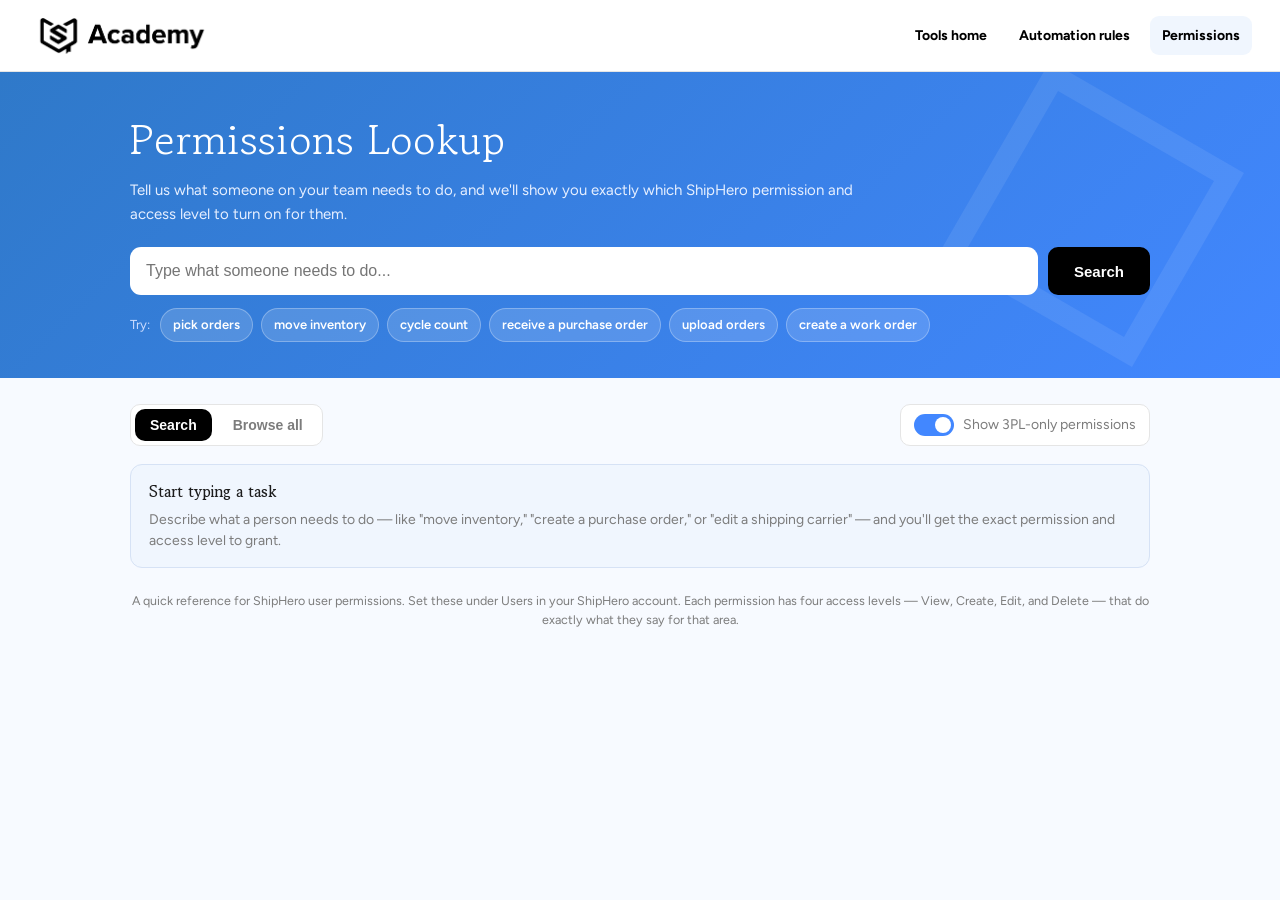
<file: tools/permissions/index.html>
<!DOCTYPE html>
<html lang="en">
<head>
<meta charset="UTF-8">
<meta name="viewport" content="width=device-width, initial-scale=1.0">
<title>ShipHero Permissions Lookup</title>
<style>
  /* Embedded fonts (OFL) — fully offline */
  @font-face{font-family:'Figtree';font-style:normal;font-weight:400;font-display:swap;src:url([data-uri]) format('woff2');}
  @font-face{font-family:'Figtree';font-style:normal;font-weight:600;font-display:swap;src:url([data-uri]) format('woff2');}
  @font-face{font-family:'Figtree';font-style:normal;font-weight:700;font-display:swap;src:url([data-uri]) format('woff2');}
  @font-face{font-family:'Figtree';font-style:normal;font-weight:800;font-display:swap;src:url([data-uri]) format('woff2');}
  @font-face{font-family:'Gowun Batang';font-style:normal;font-weight:400;font-display:swap;src:url([data-uri]) format('woff2');}
  @font-face{font-family:'Gowun Batang';font-style:normal;font-weight:700;font-display:swap;src:url([data-uri]) format('woff2');}
  :root{
    /* ShipHero Academy brand palette — blue dominant, orange accents */
    --blue:#4287FF;      /* Brand Blue (primary) */
    --blue-dark:#2f6fe6; /* Blue, darker (hover) */
    --blue-deep:#1c4fa8; /* deep blue for text contrast */
    --orange:#F17B3E;    /* Orange (accent) */
    --orange-dark:#e0692c;
    --navy:#324F80;      /* Dark Blue (sparingly) */
    --ink:#1c1c1c;       /* near Black */
    --muted:#7C7C7C;     /* Grey */
    --line:#E5E5E5;      /* Border Grey */
    --bg:#F9F9F9;        /* BG Grey */
    --card:#FFFFFF;      /* White */
    --view:#4287FF;      /* Blue */
    --create:#25820C;    /* Success */
    --edit:#F17B3E;      /* Orange */
    --delete:#CC3939;    /* Error */
    --chip:#F0F6FE;      /* Light Blue */
    --ok:#eaf6e5;
    --warn:#FEF6DE;      /* Yellow tint */
    --brown:#4C1D1D;     /* Brown */
    --shadow:0 1px 3px rgba(66,135,255,.10),0 6px 20px rgba(66,135,255,.08);
  }
  *{box-sizing:border-box}
  body{margin:0;font-family:'Figtree',-apple-system,BlinkMacSystemFont,"Segoe UI",Roboto,Helvetica,Arial,sans-serif;background:var(--bg);color:var(--ink);line-height:1.5}
  h1,.pname,.hint h3,.browse-cat>summary,.brand-name{font-family:'Gowun Batang','Figtree',Georgia,serif}
  .wrap{max-width:1060px;margin:0 auto;padding:0 20px 80px}
  header.hero{background:linear-gradient(135deg,var(--blue),var(--blue-dark));color:#fff;padding:32px 0 30px;margin-bottom:26px;border-bottom:4px solid var(--orange)}
  header.hero .wrap{padding-bottom:0}
  .brand{display:flex;align-items:center;gap:12px;margin-bottom:16px}
  .brand-logo{height:46px;display:block}
  .brand-name{font-weight:700;font-size:22px;color:#fff}
  h1{margin:0 0 6px;font-size:30px;font-weight:700;letter-spacing:.02em;color:#fff}
  header.hero p{margin:0;color:#e6efff;max-width:700px;font-size:15px}
  .searchbar{display:flex;gap:10px;margin-top:20px}
  .searchbar input{flex:1;padding:15px 16px;border:none;border-radius:11px;font-size:16px;outline:3px solid transparent}
  .searchbar input:focus{outline:3px solid var(--orange)}
  .searchbar button{padding:0 26px;border:none;border-radius:11px;background:var(--orange);color:#fff;font-weight:700;font-size:15px;cursor:pointer}
  .searchbar button:hover{background:var(--orange-dark)}
  .examples{margin-top:13px;display:flex;flex-wrap:wrap;gap:8px;align-items:center}
  .examples .lbl{color:#cdddff;font-size:13px;margin-right:2px}
  .ex{background:rgba(255,255,255,.15);color:#fff;border:1px solid rgba(255,255,255,.28);padding:6px 12px;border-radius:20px;font-size:13px;cursor:pointer;font-weight:600}
  .ex:hover{background:rgba(255,255,255,.26)}
  .toolbar{display:flex;flex-wrap:wrap;gap:14px;align-items:center;justify-content:space-between;margin-bottom:18px}
  .toggle{display:flex;align-items:center;gap:9px;font-size:14px;color:var(--muted);background:var(--card);border:1px solid var(--line);padding:9px 13px;border-radius:10px}
  .switch{position:relative;width:40px;height:22px}
  .switch input{opacity:0;width:0;height:0}
  .slider{position:absolute;inset:0;background:#c7d0e0;border-radius:22px;transition:.2s;cursor:pointer}
  .slider:before{content:"";position:absolute;height:16px;width:16px;left:3px;top:3px;background:#fff;border-radius:50%;transition:.2s}
  .switch input:checked + .slider{background:var(--blue)}
  .switch input:checked + .slider:before{transform:translateX(18px)}
  .tabs{display:flex;gap:6px;background:var(--card);border:1px solid var(--line);border-radius:10px;padding:4px}
  .tabs button{border:none;background:transparent;padding:8px 15px;border-radius:7px;font-size:14px;font-weight:600;color:var(--muted);cursor:pointer}
  .tabs button.active{background:var(--blue);color:#fff}
  .status{color:var(--muted);font-size:14px;margin:2px 0 16px}
  .status b{color:var(--ink)}
  .result{background:var(--card);border:1px solid var(--line);border-radius:14px;box-shadow:var(--shadow);padding:18px 20px;margin-bottom:16px}
  .result .top{display:flex;justify-content:space-between;align-items:flex-start;gap:12px;flex-wrap:wrap}
  .crumb{font-size:12.5px;color:var(--blue);text-transform:uppercase;letter-spacing:.5px;font-weight:700}
  .pname{font-size:20px;font-weight:700;margin:2px 0 0}
  .pdesc{font-size:13.5px;color:var(--muted);margin-top:3px;font-style:italic}
  .badges{display:flex;gap:7px;flex-wrap:wrap;align-items:center}
  .lvl{display:inline-flex;align-items:center;gap:6px;padding:6px 12px;border-radius:8px;font-weight:800;font-size:13px;color:#fff}
  .lvl.View{background:var(--view)}.lvl.Create{background:var(--create)}.lvl.Edit{background:var(--edit)}.lvl.Delete{background:var(--delete)}
  .badge3pl{background:#fff;color:var(--blue-deep);border:1.5px solid var(--blue);font-size:11px;font-weight:800;padding:3px 9px;border-radius:6px;letter-spacing:.4px}
  .level-block{margin-top:14px;padding-top:14px;border-top:1px dashed var(--line)}
  .level-block:first-of-type{border-top:none;margin-top:12px;padding-top:0}
  .level-head{display:flex;align-items:center;justify-content:space-between;gap:10px;margin-bottom:8px}
  .lvl-tag{display:inline-flex;align-items:center;gap:7px;font-weight:800;font-size:13px}
  .lvl-swatch{width:12px;height:12px;border-radius:3px}
  ul.bul{margin:0;padding-left:20px}
  ul.bul li{margin:3px 0;font-size:14.5px}
  .restrict{background:var(--warn);border:1px solid #f2dca6;border-radius:9px;padding:10px 13px;margin-top:10px;font-size:13.5px}
  .restrict .rh{font-weight:800;color:#a86a12;font-size:12px;text-transform:uppercase;letter-spacing:.5px;margin-bottom:3px}
  .dep{background:var(--chip);border-radius:8px;padding:9px 12px;margin-top:9px;font-size:13px;color:#33507e}
  .dep b{color:#1c3a6b}
  .hint{background:var(--chip);border:1px solid #d6e2f5;border-radius:12px;padding:16px 18px;margin-bottom:16px}
  .hint h3{margin:0 0 6px;font-size:15px}
  .hint p{margin:0;font-size:14px;color:var(--muted)}
  .gap{background:var(--warn);border:1px solid #f2dca6;border-radius:9px;padding:8px 12px;margin-top:10px;font-size:13px;color:#8a5a11}
  .syn{font-size:14.5px;color:#42506b;background:#f7f9fd;border:1px solid #eef2f8;border-radius:8px;padding:9px 12px}
  .level-block.matched{background:#f4f9ff;border-radius:9px;padding:10px 12px;margin-left:-12px;margin-right:-12px}
  .level-block.matched:first-of-type{padding-top:10px}
  .matchtag{margin-left:8px;font-size:11px;font-weight:800;color:var(--orange-dark);background:#fdefe4;padding:2px 7px;border-radius:5px;letter-spacing:.2px}
  .lvl.hit{outline:2px solid rgba(255,255,255,.9);box-shadow:0 0 0 3px rgba(241,123,62,.32)}
  .browse-cat{margin-bottom:10px;background:var(--card);border:1px solid var(--line);border-radius:12px;overflow:hidden}
  .browse-cat > summary{padding:14px 18px;font-weight:800;font-size:15px;cursor:pointer;list-style:none;display:flex;justify-content:space-between;align-items:center}
  .browse-cat > summary::-webkit-details-marker{display:none}
  .browse-cat > summary .ct{font-size:12px;color:var(--muted);font-weight:600}
  .browse-cat[open] > summary{border-bottom:1px solid var(--line);background:#fafbfe}
  .browse-inner{padding:6px 18px 14px}
  .matrix{margin-top:10px}
  .matrix .prow{padding:10px 0;border-top:1px solid var(--line)}
  .matrix .prow:first-child{border-top:none}
  .footnote{color:var(--muted);font-size:12.5px;margin-top:24px;text-align:center}
  mark{background:#fff2ab;padding:0 1px;border-radius:2px}
  .na{color:#9aa7bd;font-size:13px;font-style:italic}
</style>
<link rel="stylesheet" href="../../assets/academy.css">
</head>
<body class="tool-page academy-shell" data-tool="permissions">
<header class="academy-topbar academy-shell">
  <a class="academy-brand" href="../../" aria-label="ShipHero Academy tools home"><img class="academy-brand-logo" src="../../assets/academy-logo-horizontal-black.png" alt="ShipHero Academy"></a>
  <nav class="academy-nav" aria-label="Learning tools">
    <a href="../../">Tools home</a>
    <a href="../automation-rules/">Automation rules</a>
    <a href="../permissions/" aria-current="page">Permissions</a>
  </nav>
</header>

<header class="hero">
  <div class="wrap">
    <div class="brand">
      <img class="brand-logo" alt="ShipHero Academy" src="[data-uri]">
      <span class="brand-name">ShipHero Academy</span>
    </div>
    <h1>Permissions Lookup</h1>
    <p>Tell us what someone on your team needs to do, and we'll show you exactly which ShipHero permission and access level to turn on for them.</p>
    <div class="searchbar">
      <input id="q" type="text" placeholder="Type what someone needs to do..." autocomplete="off">
      <button onclick="runSearch()">Search</button>
    </div>
    <div class="examples">
      <span class="lbl">Try:</span>
      <span class="ex" onclick="setEx(this)">pick orders</span>
      <span class="ex" onclick="setEx(this)">move inventory</span>
      <span class="ex" onclick="setEx(this)">cycle count</span>
      <span class="ex" onclick="setEx(this)">receive a purchase order</span>
      <span class="ex" onclick="setEx(this)">upload orders</span>
      <span class="ex" onclick="setEx(this)">create a work order</span>
    </div>
  </div>
</header>

<div class="wrap">
  <div class="toolbar">
    <div class="tabs">
      <button id="tab-search" class="active" onclick="switchTab('search')">Search</button>
      <button id="tab-browse" onclick="switchTab('browse')">Browse all</button>
    </div>
    <label class="toggle">
      <span class="switch"><input type="checkbox" id="show3pl" checked onchange="rerender()"><span class="slider"></span></span>
      Show 3PL-only permissions
    </label>
  </div>

  <div id="view-search">
    <div id="status" class="status"></div>
    <div id="results"></div>
  </div>
  <div id="view-browse" style="display:none"></div>

  <p class="footnote">A quick reference for ShipHero user permissions. Set these under Users in your ShipHero account. Each permission has four access levels — View, Create, Edit, and Delete — that do exactly what they say for that area.</p>
</div>

<script>
/* ---------- DATA: ShipHero permissions, written for customers ---------- */
const NA = "__NA__"; // level not available for this permission
const DATA = [
 {cat:"Billing", tpl:true, name:"Billing", desc:"", levels:{
   View:"• View all tabs and settings in 3PL billing",
   Create:"• Create a bill for a customer\n• Create an ad hoc charge\n• Apply a surcharge, discount a line item, or zero out a line item\n• Generate a billing report and summary\n• Download reports\n• Reconcile carrier bills\n\nRestrictions:\n• Does not allow changing a customer's billing settings\n• Does not allow editing or removing ad hoc charges",
   Edit:"• Change a customer's billing profile\n• Change a customer's billing settings\n• Edit an ad hoc charge\n• Recalculate billing\n• Reopen billing\n• Finalize a bill\n• Add or remove products in a product profile",
   Delete:"• Delete an ad hoc charge\n• Delete a bill"}},
 {cat:"Billing", tpl:true, name:"Billing Profiles", desc:"", levels:{
   View:"• View billing profiles\n• Also requires the Billing permission to be enabled",
   Create:"• Create a new billing profile and set charges\n• Add fees to an existing profile\n• Remove fees from an existing profile\n\nRestrictions:\n• Does not allow assigning customers to billing profiles\n• Does not allow editing fees on a profile once it has been saved",
   Edit:"• Edit an existing fee within an existing profile\n• Edit a billing profile name\n• Unarchive a billing profile",
   Delete:"• Archive a billing profile"}},
 {cat:"Bins", tpl:false, name:"Bins", desc:"", levels:{
   View:"• View and print location barcodes\n• View location types\n\nRestrictions:\n• Does not allow viewing product or item locations\n• Does not allow searching by location on mobile",
   Create:"• Add new locations\n• Add new location types",
   Edit:"• Edit a location\n• Flag a location as \"hospital\" during picking",
   Delete:"• Edit a location's name or attributes\n• Delete a location type"}},
 {cat:"Customers", tpl:true, name:"Customers", desc:"", levels:{
   View:"• View 3PL customers under the 3PL tab\n\nRestrictions:\n• Users can still filter by customer on the Orders and Products pages, and see which customer a product belongs to on mobile",
   Create:"• Import data\n• Send a new customer invitation email",
   Edit:"• Check or uncheck a customer's permission boxes under the 3PL tab",
   Delete:"• Delete a customer"}},
 {cat:"Cycle Count", tpl:false, name:"Cycle Count - Dashboard", desc:"", levels:{
   View:"• View, filter, and search cycle counts on desktop\n• View cycle count details\n• Export a detailed cycle count report (requires View)",
   Create:"• Create new cycle counts\n• Also requires the View setting to be enabled",
   Edit:"• Add SKUs or locations to existing cycle counts\n• Edit cycle count details such as name, due date, and assigned user\n• End cycle counts\n• Also requires the View setting to be enabled",
   Delete:"• Remove SKUs or locations from existing cycle counts\n• Also requires the View setting to be enabled"}},
 {cat:"Cycle Count", tpl:false, name:"Cycle Count - Mobile", desc:"", levels:{
   View:NA,
   Create:"• Use cycle counts on the mobile app\n• Also requires the Cycle Count Dashboard permission (View) and the Inventory Location permission (Edit) to be enabled",
   Edit:NA, Delete:NA}},
 {cat:"Dashboard", tpl:false, name:"Hero Board", desc:"", levels:{
   View:"• View the Hero Board", Create:NA, Edit:NA, Delete:NA}},
 {cat:"Dashboard", tpl:true, name:"Labor Cost", desc:"", levels:{
   View:"• View the Cost dashboard", Create:NA, Edit:"• Edit costs in the Labor Cost dashboard", Delete:NA}},
 {cat:"Dashboard", tpl:false, name:"PostHero", desc:"", levels:{
   View:"• View PostHero", Create:NA, Edit:NA, Delete:NA}},
 {cat:"Emails", tpl:false, name:"Emails", desc:"", levels:{
   View:"• View emails under My Account > Emails",
   Create:"• Create emails under My Account > Emails",
   Edit:"• Edit existing emails under My Account > Emails",
   Delete:"• Delete emails under My Account > Emails"}},
 {cat:"Exports", tpl:false, name:"Restrict Exports", desc:"Turning this on removes the ability to export data", levels:{
   View:"• Removes the option to export any data, tables, or reports from ShipHero",
   Create:NA, Edit:NA, Delete:NA}},
 {cat:"Locations", tpl:false, name:"Locations", desc:"", levels:{
   View:"• View the product and item locations page\n• Also requires the Bins permission (View) to be enabled",
   Create:NA,
   Edit:"• Change the lot assignment of an item in its location\n• Also requires the Bins permission (View) to be enabled",
   Delete:"• If a location is empty, remove the item's assignment from it\n• Also requires the Bins permission (View) to be enabled\n\nRestrictions:\n• Does not allow deleting the location itself"}},
 {cat:"Orders", tpl:false, name:"Orders", desc:"", levels:{
   View:"See and open the core order areas of ShipHero:\n• Orders: Manage Orders, Merge Orders, Pending Shipments, Bulk Ship (including saved suggestions and batches), Allocated Items, Line Items, Drop Shipments, and Manifests\n• Returns: All Returns, Items, and Return Codes\n• Shipping: Boxes\n• Refund Reasons\n• My Account: Apps and CSV Management\n• Packing app: Merge Orders, Single Order, Single Item Batch, Bulk Ship, Wholesale, and Shipping Containers\n• Workforce Hero: Kiosk",
   Create:"• Add a shipping return method (Returns > Shipping Carriers)",
   Edit:"• Update orders from Manage Orders",
   Delete:NA}},
 {cat:"Orders", tpl:false, name:"Upload CSV", desc:"", levels:{
   View:NA,
   Create:"• Upload orders by CSV: download the import template and upload your orders (Orders > Upload CSV)",
   Edit:NA, Delete:NA}},
 {cat:"Packers", tpl:false, name:"Packers", desc:"", levels:{
   View:"• View the Packers report under Reports", Create:NA, Edit:NA, Delete:NA}},
 {cat:"Pickers", tpl:false, name:"Pickers", desc:"", levels:{
   View:"• View the Pickers report under Reports", Create:NA, Edit:NA, Delete:NA}},
 {cat:"Printing", tpl:false, name:"Printing Stations", desc:"", levels:{
   View:"• View packing and shipping workstation settings at stations.shiphero.com",
   Create:"• Set up a new workstation at stations.shiphero.com",
   Edit:NA, Delete:NA}},
 {cat:"Products", tpl:false, name:"Inventory Location", desc:"Lets the user move inventory (transfers and putaway)", levels:{
   View:NA, Create:NA,
   Edit:"• Transfer inventory from location to location in the mobile app\n• Includes search-by-location transfers, putaway, and replenishment",
   Delete:NA}},
 {cat:"Products", tpl:false, name:"Inventory Upload", desc:"", levels:{
   View:NA,
   Create:"• Upload inventory by CSV (Inventory > Inventory Upload)",
   Edit:NA, Delete:NA}},
 {cat:"Products", tpl:false, name:"Products", desc:"Covers product details and manual inventory updates", levels:{
   View:"• View products and their details", Create:"", Edit:"", Delete:""}},
 {cat:"Purchase Orders", tpl:false, name:"Purchase Orders", desc:"", levels:{
   View:"• View purchase orders, PO line items, rejected PO line items, and the PO change log",
   Create:"• Create a new purchase order",
   Edit:"• Edit quantities on a purchase order\n• Remove an item from a purchase order",
   Delete:"• Remove an item from a purchase order"}},
 {cat:"Reports", tpl:false, name:"Reports", desc:"", levels:{
   View:"View these reports:\n• Shipments\n• Shipped Items\n• Inventory\n• Kits\n• Inventory Change Log\n• Cycle Count Locations\n• Cycle Count Items\n• Cost of Goods\n• Stale Inventory\n• Sales by SKU\n• Packer Error\n• Needs Replenishment",
   Create:NA, Edit:NA, Delete:NA}},
 {cat:"Settings", tpl:false, name:"Settings", desc:"", levels:{
   View:"• View ShipHero settings across the main dashboard and the shipping app, including account, invoice, label, product, API, returns, and notification settings, plus workflow, warehouse, rate-shop, and cost-dashboard settings",
   Create:NA,
   Edit:"• Edit settings across the dashboard and shipping app (the same areas listed under View)",
   Delete:NA}},
 {cat:"Shipping", tpl:false, name:"Shipping Carriers", desc:"", levels:{
   View:"• View your shipping carriers",
   Create:"• Add new carriers", Edit:"• Edit existing carriers", Delete:"• Remove carriers"}},
 {cat:"Shipping", tpl:false, name:"Shipping Options", desc:"", levels:{
   View:"• View your shipping methods",
   Create:"• Create shipping methods", Edit:"• Edit shipping methods", Delete:"• Delete shipping methods"}},
 {cat:"Statuses", tpl:false, name:"Order, Purchase Order, and Return Statuses", desc:"", levels:{
   View:"• View your order, purchase order, and return statuses (including batch statuses)",
   Create:"• Create new statuses", Edit:"• Edit statuses", Delete:"• Delete statuses"}},
 {cat:"Stores", tpl:false, name:"Stores", desc:"", levels:{
   View:"• View your connected stores", Create:NA, Edit:NA, Delete:NA}},
 {cat:"Users", tpl:false, name:"Users", desc:"", levels:{
   View:"• View and access the Users page for your account", Create:NA, Edit:NA, Delete:NA}},
 {cat:"Users", tpl:false, name:"Payroll", desc:"", levels:{
   View:"• View payroll information in user settings",
   Create:NA, Edit:"• Update payroll information", Delete:NA}},
 {cat:"Vendors", tpl:false, name:"Vendors", desc:"", levels:{
   View:"• View your vendors",
   Create:"• Add a new vendor", Edit:NA, Delete:NA}},
 {cat:"Warehouses", tpl:false, name:"Warehouses", desc:"", levels:{
   View:"• View your warehouses",
   Create:"• Create a new warehouse", Edit:NA, Delete:NA}},
 {cat:"Work Orders", tpl:false, name:"Work Orders", desc:"", levels:{
   View:"• View work orders",
   Create:"• Create a new work order",
   Edit:"• Edit a work order", Delete:NA}},
 {cat:"WorkforceHero", tpl:false, name:"WorkforceHero", desc:"", levels:{
   View:"• View the WorkforceHero page",
   Create:"• Create a new job",
   Edit:"• Edit jobs",
   Delete:"• Delete jobs"}},
 {cat:"Totes", tpl:false, name:"Totes", desc:"", levels:{
   View:"• View your totes",
   Create:"• Create new totes",
   Edit:NA, Delete:NA}}
];

/* ---------- synonym map: maps plain-English words -> wording used in the permissions ---------- */
const SYN = {
  move:["transfer","putaway","replenish","replenishment","location"],
  moving:["transfer","putaway","replenishment","location"],
  transfer:["transfer","putaway","location"],
  relocate:["transfer","location"],
  putaway:["putaway","transfer","location"],
  put:["putaway","transfer"],
  away:["putaway"],
  replenish:["replenishment","replenish"],
  replenishment:["replenishment"],
  adjust:["manual","inventory","product","products"],
  adjustment:["manual","inventory","product"],
  adjustments:["manual","inventory","product"],
  manual:["manual","inventory","product","products"],
  inventory:["inventory","product","products","location","transfer","putaway"],
  stock:["inventory","product"],
  receive:["purchase","order","po"],
  receiving:["purchase","order","po"],
  po:["purchase","order"],
  pos:["purchase","order"],
  purchasing:["purchase","order"],
  count:["cycle","count"],
  counts:["cycle","count"],
  counting:["cycle","count"],
  bin:["bins","location","barcode"],
  bins:["bins","location"],
  location:["location","bins","locations"],
  locations:["locations","location","bins"],
  barcode:["barcode","locations"],
  barcodes:["barcode","locations"],
  pick:["pickers","picking"],
  picker:["pickers"],
  pickers:["pickers"],
  picking:["picking","pickers","hospital"],
  pack:["packers"],
  packer:["packers"],
  packers:["packers"],
  packing:["packers"],
  ship:["shipping","carrier","carriers"],
  shipment:["shipping","shipments"],
  carrier:["carriers","carrier"],
  carriers:["carriers"],
  refund:["refund","returns","return"],
  return:["returns","return","refund"],
  returns:["returns","return"],
  bill:["billing","bill","charge"],
  billing:["billing","bill"],
  invoice:["billing","bill","invoice"],
  charge:["charge","adhoc","billing"],
  surcharge:["surcharge","billing"],
  reconcile:["reconcile","carrier","billing"],
  report:["report","reports"],
  reports:["reports","report"],
  export:["export","exports"],
  exporting:["export"],
  user:["users","user"],
  users:["users"],
  employee:["users"],
  employees:["users"],
  staff:["users"],
  payroll:["payroll","pay"],
  pay:["payroll"],
  vendor:["vendors","vendor"],
  vendors:["vendors"],
  supplier:["vendors"],
  suppliers:["vendors"],
  warehouse:["warehouses","warehouse"],
  warehouses:["warehouses"],
  tote:["totes","tote"],
  totes:["totes"],
  station:["stations","printing"],
  stations:["stations","printing"],
  print:["printing","print","stations"],
  printing:["printing","stations"],
  label:["label","printing"],
  labels:["label","printing"],
  email:["emails","email"],
  emails:["emails"],
  store:["stores","store"],
  stores:["stores"],
  channel:["stores"],
  setting:["settings","setting"],
  settings:["settings"],
  status:["statuses","status"],
  statuses:["statuses"],
  job:["workforcehero","job"],
  jobs:["workforcehero"],
  workforce:["workforcehero"],
  cost:["cost","labor"],
  labor:["labor","cost"],
  upload:["upload","csv","import"],
  import:["import","upload","csv"],
  csv:["csv","upload"],
  hospital:["hospital"],
  lot:["lot"],
  profile:["profile","profiles"],
  profiles:["profiles"],
  kiosk:["kiosk"],
  merge:["merge"],
  order:["orders","order"],
  orders:["orders","order"],
  product:["product","products"],
  products:["products","product"],
  change:["change","edit","update"],
  update:["update","edit","change"],
  edit:["edit","change","update"],
  create:["create","add","new"],
  add:["add","create","new"],
  delete:["delete","remove","archive"],
  remove:["remove","delete"],
  view:["view"],
  see:["view"]
};
const STOP = new Set(["i","a","an","the","to","be","able","my","want","wants","need","needs","needed","can","for","of","on","in","is","are","and","or","do","does","don't","dont","that","this","them","they","have","has","with","access","let","give","grant","someone","person","people","team","member","who","how","should","would","allow","allowed"]);

/* ---------- engine ---------- */
const LEVELS = ["View","Create","Edit","Delete"];
const state = {tab:"search", lastQuery:""};

function normalize(s){return (s||"").toLowerCase().replace(/[^a-z0-9\s]/g," ").replace(/\s+/g," ").trim();}
function expand(query){
  const words = normalize(query).split(" ").filter(w=>w && !STOP.has(w));
  const terms = new Set();
  words.forEach(w=>{
    terms.add(w);
    if(SYN[w]) SYN[w].forEach(t=>terms.add(t));
    // crude singular/plural
    if(w.endsWith("s")) terms.add(w.slice(0,-1));
  });
  return {words, terms:[...terms]};
}

function scoreCell(perm, level, exp){
  const cellRaw = perm.levels[level];
  if(cellRaw===NA || cellRaw===undefined) return 0;
  const synth = (cellRaw==="");
  const cell = synth ? normalize(level+" "+perm.name+" "+perm.desc) : normalize(cellRaw);
  const name = normalize(perm.name);
  const desc = normalize(perm.desc);
  const cat = normalize(perm.cat);
  let score = 0;
  exp.terms.forEach(t=>{
    if(!t) return;
    const rx = new RegExp("\\b"+t.replace(/[.*+?^${}()|[\]\\]/g,"\\$&"));
    if(rx.test(name)) score += 4;
    if(rx.test(desc)) score += 4;
    if(rx.test(cell)) score += 2;
    if(rx.test(cat)) score += 1.5;
  });
  // phrase bonus: exact multi-word query fragment present
  const qn = normalize(state.lastQuery);
  if(qn.length>5 && (name.includes(qn)||desc.includes(qn)||cell.includes(qn))) score += 6;
  // level verb alignment bonus (e.g. "edit"/"create" in query steering the level)
  const lw = level.toLowerCase();
  if(exp.words.includes(lw)) score += 2.5;
  if(exp.terms.includes(lw)) score += 1;
  return score;
}

function search(query){
  const exp = expand(query);
  const show3pl = document.getElementById("show3pl").checked;
  const scored = [];
  DATA.forEach(perm=>{
    if(perm.tpl && !show3pl) return;
    LEVELS.forEach(level=>{
      const s = scoreCell(perm, level, exp);
      if(s>0) scored.push({perm, level, score:s});
    });
    // allow matching a permission whose only content is its name/desc (e.g. Products gap)
  });
  scored.sort((a,b)=>b.score-a.score);
  return {exp, scored};
}

/* ---------- rendering ---------- */
function esc(s){return (s||"").replace(/&/g,"&amp;").replace(/</g,"&lt;").replace(/>/g,"&gt;");}
function hl(text, terms){
  let out = esc(text);
  terms.filter(t=>t&&t.length>2).forEach(t=>{
    const rx = new RegExp("("+t.replace(/[.*+?^${}()|[\]\\]/g,"\\$&")+")","ig");
    out = out.replace(rx,"<mark>$1</mark>");
  });
  return out;
}
function splitCell(raw){
  // returns {main:[lines], restrictions:[lines], deps:[lines]}
  const parts = raw.split(/\n\s*Restrictions:\s*/i);
  const mainRaw = parts[0];
  const restr = parts[1] ? parts[1].split("\n").map(l=>l.trim()).filter(Boolean) : [];
  const lines = mainRaw.split("\n").map(l=>l.replace(/^•\s?/,"").trim()).filter(Boolean);
  const main=[], deps=[];
  lines.forEach(l=>{
    if(/must (also )?(have|be)|permission.*enabled|setting.*enabled|following permissions/i.test(l)) deps.push(l);
    else main.push(l);
  });
  return {main, deps, restrictions:restr.map(r=>r.replace(/^•\s?/,""))};
}
function levelSwatch(level){return `<span class="lvl-swatch" style="background:var(--${level.toLowerCase()})"></span>`;}

function renderLevelBlock(perm, level, terms, matched){
  const raw = perm.levels[level];
  if(raw===NA || raw===undefined) return "";
  const matchTag = matched ? `<span class="matchtag">↳ matches your search</span>` : "";
  let html = `<div class="level-block${matched?' matched':''}"><div class="level-head">
    <span class="lvl-tag">${levelSwatch(level)} ${level} access unlocks:${matchTag}</span></div>`;
  if(raw===""){
    // No explicit description: the level's meaning is the standard action on this permission.
    const subj = perm.desc ? perm.desc.replace(/^this permission includes/i,"").replace(/^checking this box[^,]*,?\s*/i,"").trim() : perm.name;
    html += `<div class="syn">Grants <b>standard ${level.toLowerCase()}</b> access for <b>${esc(perm.name)}</b>${perm.desc?` — ${esc(perm.desc.charAt(0).toLowerCase()+perm.desc.slice(1))}`:""}.</div>`;
    html += `</div>`;
    return html;
  }
  const {main, deps, restrictions} = splitCell(raw);
  html += `<ul class="bul">`;
  main.forEach(l=>html+=`<li>${hl(l,terms)}</li>`);
  html += `</ul>`;
  if(deps.length){
    html += `<div class="dep"><b>Also required:</b> `+deps.map(d=>hl(d,terms)).join("; ")+`</div>`;
  }
  if(restrictions.length){
    html += `<div class="restrict"><div class="rh">Restrictions</div><ul class="bul" style="padding-left:18px">`;
    restrictions.forEach(r=>html+=`<li>${hl(r,terms)}</li>`);
    html += `</ul></div>`;
  }
  html += `</div>`;
  return html;
}

function renderResultCard(perm, levelsToShow, terms, matchedSet){
  let html = `<div class="result"><div class="top">
    <div><div class="crumb">${esc(perm.cat)}</div><div class="pname">${esc(perm.name)}</div>`;
  if(perm.desc) html += `<div class="pdesc">${esc(perm.desc)}</div>`;
  html += `</div><div class="badges">`;
  levelsToShow.forEach(l=>{const m=matchedSet&&matchedSet.has(l);html+=`<span class="lvl ${l}${m?' hit':''}">${l}</span>`;});
  if(perm.tpl) html += `<span class="badge3pl">3PL ONLY</span>`;
  html += `</div></div>`;
  levelsToShow.forEach(l=>html += renderLevelBlock(perm, l, terms, matchedSet&&matchedSet.has(l)));
  html += `</div>`;
  return html;
}
function availLevels(perm){return LEVELS.filter(l=>perm.levels[l]!==NA && perm.levels[l]!==undefined);}

function runSearch(){
  const q = document.getElementById("q").value.trim();
  state.lastQuery = q;
  const statusEl = document.getElementById("status");
  const resEl = document.getElementById("results");
  if(!q){ statusEl.innerHTML=""; resEl.innerHTML=`<div class="hint"><h3>Start typing a task</h3><p>Describe what a person needs to do — like "move inventory," "create a purchase order," or "edit a shipping carrier" — and you'll get the exact permission and access level to grant.</p></div>`; return; }

  const {exp, scored} = search(q);
  if(scored.length===0){
    statusEl.innerHTML = `No match for <b>"${esc(q)}"</b>.`;
    resEl.innerHTML = `<div class="hint"><h3>We couldn't find that one</h3><p>Try different words (for example "transfer" instead of "shift"), or switch to <b>Browse all</b> to scan every permission by area.</p></div>`;
    return;
  }

  const top = scored[0].score;
  const STRONG = 5;
  // group by permission for the strong band
  const strong = scored.filter(s=>s.score>=STRONG && s.score>=top*0.5);

  if(strong.length){
    // group matched levels under each permission, preserve discovery order, cap at 3 permissions
    const byPerm = new Map();
    strong.forEach(s=>{
      if(!byPerm.has(s.perm.name)) byPerm.set(s.perm.name,{perm:s.perm,matched:new Set(),best:s.score});
      byPerm.get(s.perm.name).matched.add(s.level);
    });
    const cards = [...byPerm.values()].slice(0,3);
    statusEl.innerHTML = `Showing the best match${cards.length>1?'es':''} for <b>"${esc(q)}"</b>. Each card shows every access level for that permission — grant the one you need.`;
    let html="";
    cards.forEach(c=>{
      html += renderResultCard(c.perm, availLevels(c.perm), exp.terms, c.matched);
    });
    resEl.innerHTML = html;
  } else {
    // "did you mean" middle ground
    const guesses = scored.slice(0,8);
    statusEl.innerHTML = `Not enough to be sure about <b>"${esc(q)}"</b> — did you mean one of these?`;
    let html = `<div class="hint"><h3>Closest matches</h3><p>These permissions share wording with your search. Pick the one that fits, or rephrase.</p></div>`;
    const seen = new Set();
    guesses.forEach(g=>{
      if(seen.has(g.perm.name)) return; seen.add(g.perm.name);
      html += renderResultCard(g.perm, availLevels(g.perm), exp.terms, new Set([g.level]));
    });
    resEl.innerHTML = html;
  }
}

/* ---------- browse ---------- */
function renderBrowse(){
  const show3pl = document.getElementById("show3pl").checked;
  const cats = [...new Set(DATA.map(d=>d.cat))].sort((a,b)=>a.localeCompare(b));
  let html="";
  cats.forEach(cat=>{
    const perms = DATA.filter(d=>d.cat===cat && (show3pl || !d.tpl)).sort((a,b)=>a.name.localeCompare(b.name));
    if(perms.length===0) return;
    html += `<details class="browse-cat"><summary>${esc(cat)}<span class="ct">${perms.length} permission${perms.length>1?'s':''}</span></summary><div class="browse-inner"><div class="matrix">`;
    perms.forEach(perm=>{
      const avail = availLevels(perm);
      html += `<div class="result" style="box-shadow:none;margin:12px 0 0"><div class="top"><div><div class="pname" style="font-size:17px">${esc(perm.name)}</div>`;
      if(perm.desc) html += `<div class="pdesc">${esc(perm.desc)}</div>`;
      html += `</div><div class="badges">`;
      avail.forEach(l=>html+=`<span class="lvl ${l}">${l}</span>`);
      if(perm.tpl) html+=`<span class="badge3pl">3PL ONLY</span>`;
      html += `</div></div>`;
      avail.forEach(l=>html += renderLevelBlock(perm, l, []));
      html += `</div>`;
    });
    html += `</div></div></details>`;
  });
  document.getElementById("view-browse").innerHTML = html;
}

/* ---------- tabs / misc ---------- */
function switchTab(t){
  state.tab=t;
  document.getElementById("tab-search").classList.toggle("active",t==="search");
  document.getElementById("tab-browse").classList.toggle("active",t==="browse");
  document.getElementById("view-search").style.display = t==="search"?"block":"none";
  document.getElementById("view-browse").style.display = t==="browse"?"block":"none";
  if(t==="browse") renderBrowse();
}
function rerender(){ if(state.tab==="search") runSearch(); else renderBrowse(); }
function setEx(el){ document.getElementById("q").value = el.textContent; runSearch(); }
document.getElementById("q").addEventListener("keydown",e=>{ if(e.key==="Enter") runSearch(); });
document.getElementById("q").addEventListener("input",()=>{ if(document.getElementById("q").value.trim().length>=3) runSearch(); });

runSearch();
</script>
</body>
</html>
</file>
<file: assets/academy.css>
:root{
  --academy-blue:#4287FF;
  --academy-dark-blue:#324F80;
  --academy-light-blue:#F0F6FE;
  --academy-red:#EF5C59;
  --academy-orange:#F17B3E;
  --academy-yellow:#F6B808;
  --academy-black:#000000;
  --academy-white:#FFFFFF;
  --academy-bg:#F7FAFF;
  --academy-border:#E5E5E5;
  --academy-grey:#7C7C7C;
  --academy-shadow:0 18px 50px rgba(50,79,128,.12);
}

body{background:var(--academy-bg)!important;}

.academy-shell{font-family:'Figtree',-apple-system,BlinkMacSystemFont,'Segoe UI',sans-serif;}
.academy-topbar{
  position:relative; z-index:1000;
  display:flex; align-items:center; justify-content:space-between; gap:24px;
  padding:16px 28px; background:#fff; border-bottom:1px solid var(--academy-border);
}
.academy-brand{display:flex;align-items:center;color:#000;text-decoration:none;}
.academy-brand-logo{display:block;width:auto;height:36px;}
.academy-nav{display:flex;align-items:center;gap:8px;flex-wrap:wrap;}
.academy-nav a{color:#000;text-decoration:none;font-weight:650;font-size:14px;padding:9px 12px;border-radius:9px;}
.academy-nav a:hover,.academy-nav a[aria-current='page']{background:var(--academy-light-blue);}
.academy-home-link{display:inline-flex;align-items:center;gap:8px;}

.academy-hero{
  position:relative; overflow:hidden;
  background:linear-gradient(135deg,#2f79c9 0%,#4287FF 58%,#55a4e9 100%);
  color:#fff; padding:58px 28px 54px;
}
.academy-hero:before,.academy-hero:after{content:"";position:absolute;border:26px solid rgba(255,255,255,.08);transform:rotate(30deg);}
.academy-hero:before{width:260px;height:260px;right:7%;top:-120px;}
.academy-hero:after{width:160px;height:160px;right:24%;bottom:-120px;border-color:rgba(246,184,8,.22);}
.academy-hero-inner{position:relative;z-index:1;max-width:1120px;margin:0 auto;display:grid;grid-template-columns:minmax(0,1fr) 300px;gap:36px;align-items:center;}
.academy-eyebrow{display:inline-flex;align-items:center;gap:8px;padding:7px 10px;border:1px solid rgba(255,255,255,.45);border-radius:8px;font-size:12px;font-weight:700;letter-spacing:.04em;text-transform:uppercase;}
.academy-eyebrow i{width:8px;height:8px;border-radius:2px;background:var(--academy-yellow);display:inline-block;}
.academy-hero h1{font-family:'Gowun Batang',Georgia,serif!important;font-size:clamp(40px,6vw,72px)!important;line-height:1.02!important;letter-spacing:.012em!important;margin:18px 0 14px!important;color:#fff!important;font-weight:400!important;}
.academy-hero p{max-width:720px;font-size:17px;line-height:1.65;color:rgba(255,255,255,.9);margin:0;}
.academy-hero-logo{display:block;width:132px;max-width:100%;height:auto;margin:0 auto;}

.academy-main{max-width:1120px;margin:0 auto;padding:38px 28px 80px;}
.academy-intro{display:flex;justify-content:space-between;align-items:end;gap:28px;margin-bottom:22px;}
.academy-intro h2{font-family:'Gowun Batang',Georgia,serif;font-size:38px;font-weight:400;letter-spacing:.012em;margin:0;}
.academy-intro p{margin:8px 0 0;color:#666;max-width:620px;}
.academy-grid{display:grid;grid-template-columns:repeat(2,minmax(0,1fr));gap:22px;}
.academy-tool-card{position:relative;overflow:hidden;background:#fff;border:1px solid var(--academy-border);border-radius:18px;padding:28px;box-shadow:var(--academy-shadow);min-height:290px;display:flex;flex-direction:column;}
.academy-tool-card:after{content:"";position:absolute;width:180px;height:180px;right:-70px;top:-78px;border:20px solid rgba(66,135,255,.08);transform:rotate(28deg);}
.academy-tool-card.permissions:after{border-color:rgba(239,92,89,.10);border-radius:50%;}
.academy-card-kicker{font-size:12px;font-weight:800;letter-spacing:.08em;text-transform:uppercase;color:var(--academy-dark-blue);}
.academy-tool-card h3{font-family:'Gowun Batang',Georgia,serif;font-size:31px;font-weight:400;line-height:1.12;margin:14px 0 10px;letter-spacing:.012em;}
.academy-tool-card p{color:#666;line-height:1.6;margin:0 0 24px;max-width:520px;}
.academy-card-meta{display:flex;gap:8px;flex-wrap:wrap;margin-bottom:24px;}
.academy-chip{font-size:12px;font-weight:700;padding:6px 9px;border-radius:7px;background:var(--academy-light-blue);color:var(--academy-dark-blue);}
.academy-card-action{margin-top:auto;display:inline-flex;align-items:center;justify-content:center;gap:9px;background:#000;color:#fff;text-decoration:none;font-weight:700;padding:13px 22px;border-radius:10px;width:max-content;transition:transform .18s ease,filter .18s ease;}
.academy-card-action:hover{transform:translateY(-2px);filter:brightness(1.1);}
.academy-footer{max-width:1120px;margin:0 auto;padding:0 28px 40px;color:#777;font-size:13px;}

/* Tool-page refinements */
body.tool-page > header:not(.academy-topbar){margin-top:0!important;}
body.tool-page .academy-topbar + header,
body.tool-page .academy-topbar + .hero{border-top:0!important;}
body.tool-page header.hero{background:linear-gradient(135deg,#2f79c9,#4287FF)!important;border-bottom:none!important;padding:42px 0 36px!important;}
body.tool-page header.hero:after{content:"";position:absolute;right:6%;top:30px;width:180px;height:180px;border:22px solid rgba(255,255,255,.08);transform:rotate(30deg);pointer-events:none;}
body.tool-page header.hero{position:relative;overflow:hidden;}
body.tool-page header.hero h1{font-family:'Gowun Batang',Georgia,serif!important;font-weight:400!important;font-size:42px!important;letter-spacing:.015em!important;}
body.tool-page[data-tool='permissions'] header.hero h1{line-height:1.18!important;letter-spacing:.02em!important;margin:0 0 14px!important;}
body.tool-page[data-tool='permissions'] header.hero p{max-width:760px;line-height:1.65;}
body.tool-page .brand{display:none!important;}
body.tool-page .searchbar button,
body.tool-page button:not(.tab):not(.ex){border-radius:10px!important;}
body.tool-page .result,
body.tool-page .browse-cat{border-radius:16px!important;box-shadow:0 12px 32px rgba(50,79,128,.08)!important;}
body.tool-page .tabs button.active{background:#000!important;color:#fff!important;}
body.tool-page .searchbar button{background:#000!important;color:#fff!important;}

@media(max-width:760px){
  .academy-topbar{align-items:flex-start;flex-direction:column;padding:14px 18px;gap:10px;}
  .academy-nav{width:100%;overflow:auto;flex-wrap:nowrap;padding-bottom:2px;}
  .academy-hero{padding:42px 20px;}
  .academy-hero-inner{grid-template-columns:1fr;}
  .academy-hero-logo{display:none;}
  .academy-main{padding:28px 20px 60px;}
  .academy-grid{grid-template-columns:1fr;}
  .academy-intro{display:block;}
}
</file>
<file: assets/automation-rules.css>
:root {
  --blue: #4287ff;
  --blue-dark: #2f6fe6;
  --blue-deep: #1c4fa8;
  --orange: #f17b3e;
  --ink: #1c1c1c;
  --muted: #7c7c7c;
  --line: #e5e5e5;
  --card: #fff;
  --chip: #f0f6fe;
  --shadow: 0 1px 3px rgba(66, 135, 255, .1), 0 6px 20px rgba(66, 135, 255, .08);
}

body { margin: 0; color: var(--ink); line-height: 1.5; }
.automation-wrap { max-width: 1060px; margin: 0 auto; padding: 0 20px; }

body.tool-page header.automation-hero {
  position: relative;
  overflow: hidden;
  margin: 0 0 26px !important;
  padding: 42px 0 36px !important;
  color: #fff;
  background: linear-gradient(135deg, var(--blue), var(--blue-dark)) !important;
  border: 0 !important;
}

body.tool-page header.automation-hero::after {
  content: "";
  position: absolute;
  top: 30px;
  right: 6%;
  width: 180px;
  height: 180px;
  border: 22px solid rgba(255, 255, 255, .08);
  transform: rotate(30deg);
  pointer-events: none;
}

.automation-hero .automation-wrap { position: relative; z-index: 1; }
body.tool-page .automation-hero h1 {
  margin: 0 0 7px !important;
  color: #fff !important;
  font-family: "Gowun Batang", Georgia, serif !important;
  font-size: 42px !important;
  font-weight: 400 !important;
  line-height: 1.1 !important;
  letter-spacing: .015em !important;
}

.automation-hero p { max-width: 700px; margin: 0; color: #e6efff; font-size: 15px; }
.automation-search { display: flex; gap: 10px; max-width: 760px; margin-top: 20px; }
.automation-search .search-wrap { flex: 1; max-width: none; }
.automation-search .search-wrap svg { left: 16px; color: var(--muted); }
.automation-search .search-wrap input {
  min-height: 50px;
  padding: 14px 16px 14px 44px;
  border: 0;
  border-radius: 11px;
  font-size: 16px;
  outline: 3px solid transparent;
  box-shadow: none;
}

.automation-search .search-wrap input:focus { border: 0; outline-color: var(--orange); box-shadow: none; }
.automation-search button {
  min-width: 108px;
  padding: 0 24px;
  border: 0;
  border-radius: 11px !important;
  background: #000 !important;
  color: #fff;
  font: 700 15px/1 Figtree, sans-serif;
  cursor: pointer;
}

.automation-search button:hover { filter: brightness(1.15); }
.automation-main { max-width: 1060px; margin: 0 auto; padding: 0 20px 80px; }
.automation-toolbar {
  display: flex;
  flex-wrap: wrap;
  gap: 14px;
  align-items: center;
  justify-content: space-between;
  margin-bottom: 18px;
}

.tab-bar {
  display: flex;
  gap: 6px;
  align-items: center;
  padding: 4px;
  background: var(--card);
  border: 1px solid var(--line);
  border-radius: 10px;
}

.tab {
  display: inline-flex;
  align-items: center;
  gap: 7px;
  padding: 8px 15px;
  border: 0;
  border-radius: 7px;
  color: var(--muted);
  background: transparent;
  font-family: inherit;
  font-size: 14px;
  font-weight: 600;
  cursor: pointer;
}

.tab:hover { color: var(--ink); }
.tab.active { color: #fff; background: #000; }
.count-pill { margin: 0; padding: 1px 7px; color: var(--blue-deep); background: var(--chip); font-size: 11px; }
.tab.active .count-pill { color: #fff; background: rgba(255, 255, 255, .18); }
.controls { display: flex; gap: 10px; align-items: center; padding: 0; }
.controls select {
  min-width: 190px;
  padding: 9px 13px;
  border: 1px solid var(--line);
  border-radius: 10px;
  color: var(--muted);
  background: var(--card);
  font-size: 14px;
}

.result-count { margin: 0; color: var(--muted); font-size: 14px; }
.col-labels { display: none !important; }
.cards { gap: 0; padding: 0; }
.card,
.cards .card:first-child,
.cards .card:last-child,
.cards .card:only-child {
  overflow: hidden;
  margin-bottom: 16px;
  background: var(--card);
  border: 1px solid var(--line);
  border-radius: 14px;
  box-shadow: var(--shadow);
  transition: border-color .15s, box-shadow .15s, transform .15s;
}

.card:hover { background: var(--card); border-color: #d6e2f5; transform: translateY(-1px); }
.card.open { background: var(--card); }
.card-header { padding: 18px 20px; }
.card-header.t-row,
.card-header.a-row { grid-template-columns: minmax(220px, 280px) 1fr 24px; }
.item-name {
  color: var(--ink);
  font-family: "Gowun Batang", Georgia, serif;
  font-size: 18px;
  line-height: 1.3;
  letter-spacing: .012em;
}

.desc-preview { color: var(--muted); font-size: 13.5px; line-height: 1.55; }
.badge { border-radius: 6px; font-size: 11px; font-weight: 800; letter-spacing: .035em; }
.badge.mw { color: #8a5a11; background: #fef6de; border-color: #f2dca6; }
.badge.cat { color: var(--blue-deep); background: #fff; border-color: var(--blue); }
.card-body { padding: 2px 20px 20px; border-top: 1px dashed var(--line); }
.field { margin-top: 14px; }
.field-lbl { color: var(--blue); font-size: 12px; letter-spacing: .04em; }
.field-val { color: #42506b; font-size: 14.5px; line-height: 1.65; }
.empty { margin: 0; border-color: #d6e2f5; border-radius: 12px; background: var(--chip); }

@media (max-width: 700px) {
  body.tool-page header.automation-hero { padding: 34px 0 30px !important; }
  body.tool-page .automation-hero h1 { font-size: 34px !important; }
  .automation-search { align-items: stretch; }
  .automation-search button { min-width: 92px; padding: 0 16px; }
  .automation-toolbar { align-items: stretch; flex-direction: column; }
  .tab-bar { width: 100%; }
  .tab { flex: 1; justify-content: center; }
  .controls { width: 100%; flex-wrap: wrap; }
  .controls select { flex: 1; min-width: 0; }
  .card-header.t-row,
  .card-header.a-row { grid-template-columns: 1fr 24px; }
  .desc-preview { display: none; }
}

@media (max-width: 480px) {
  .automation-search { flex-direction: column; }
  .automation-search button { min-height: 46px; }
  .academy-nav a { padding-right: 9px; padding-left: 9px; }
}
</file>
